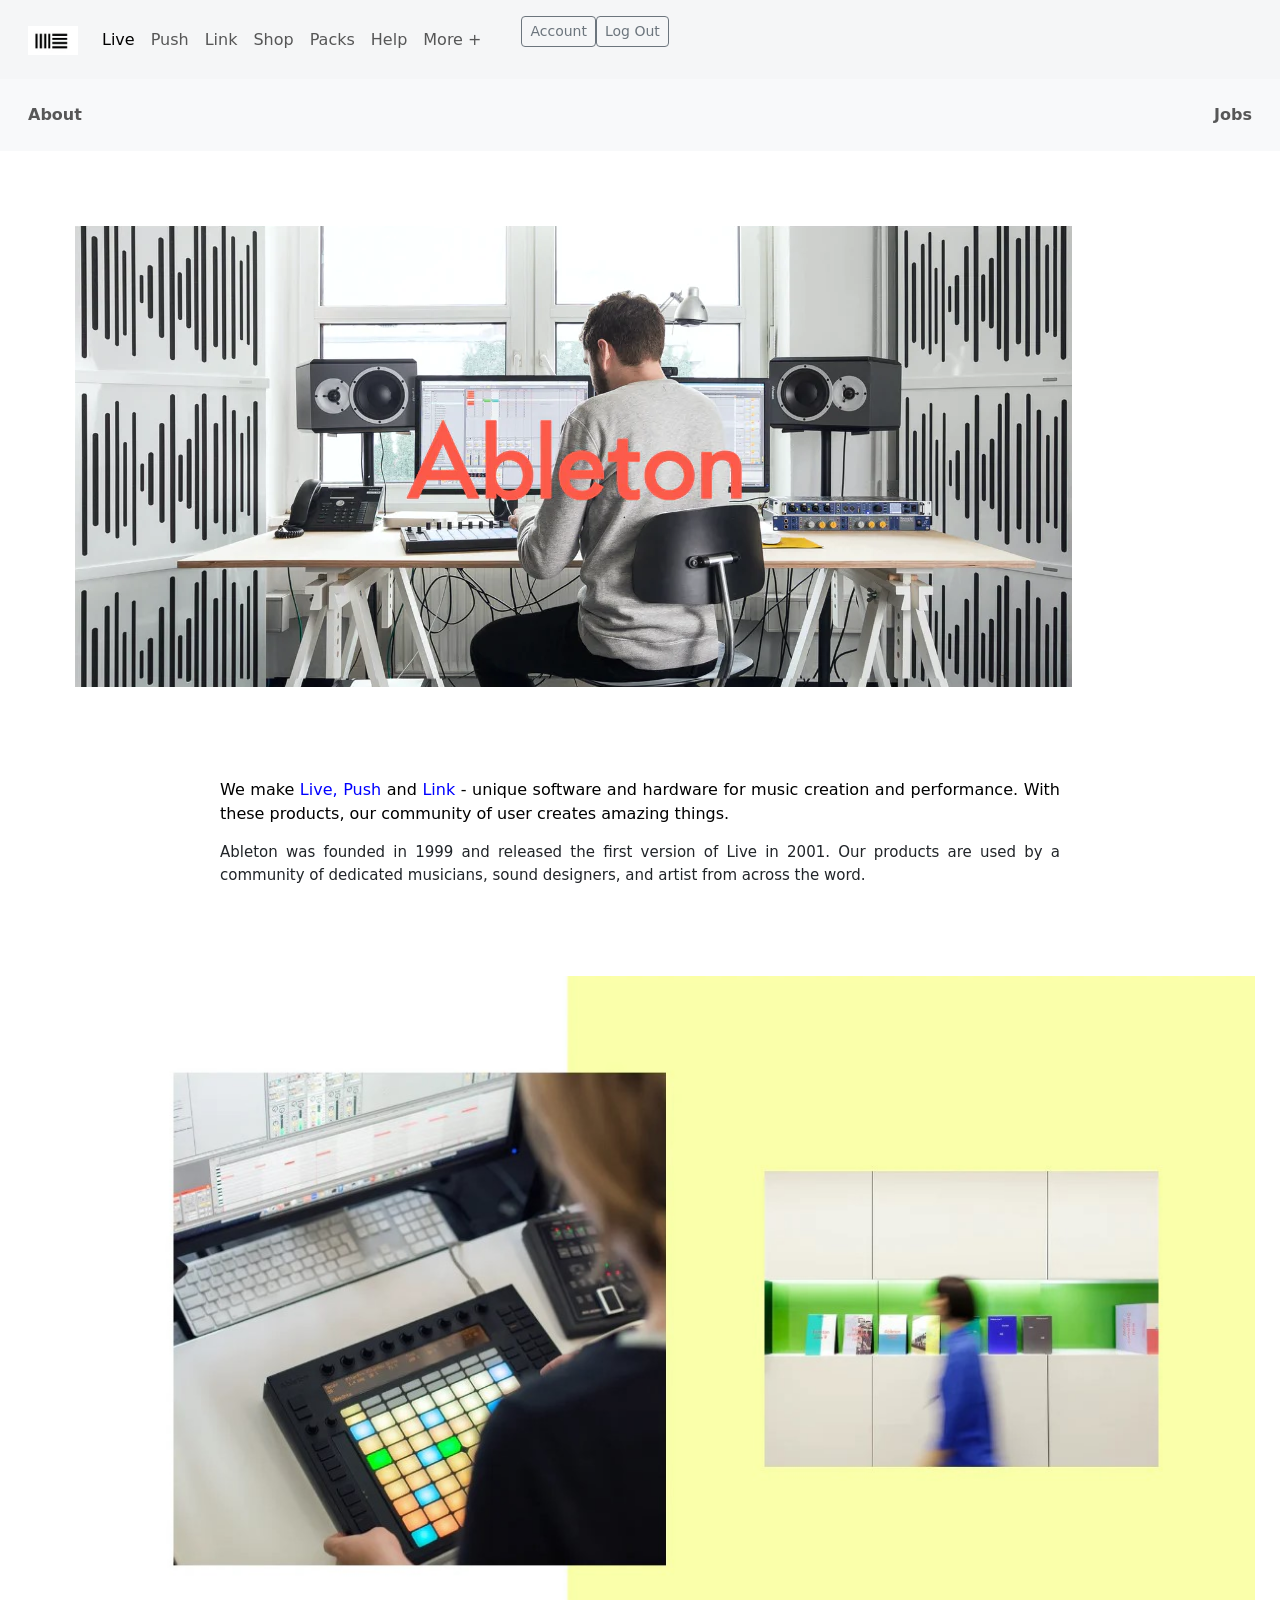
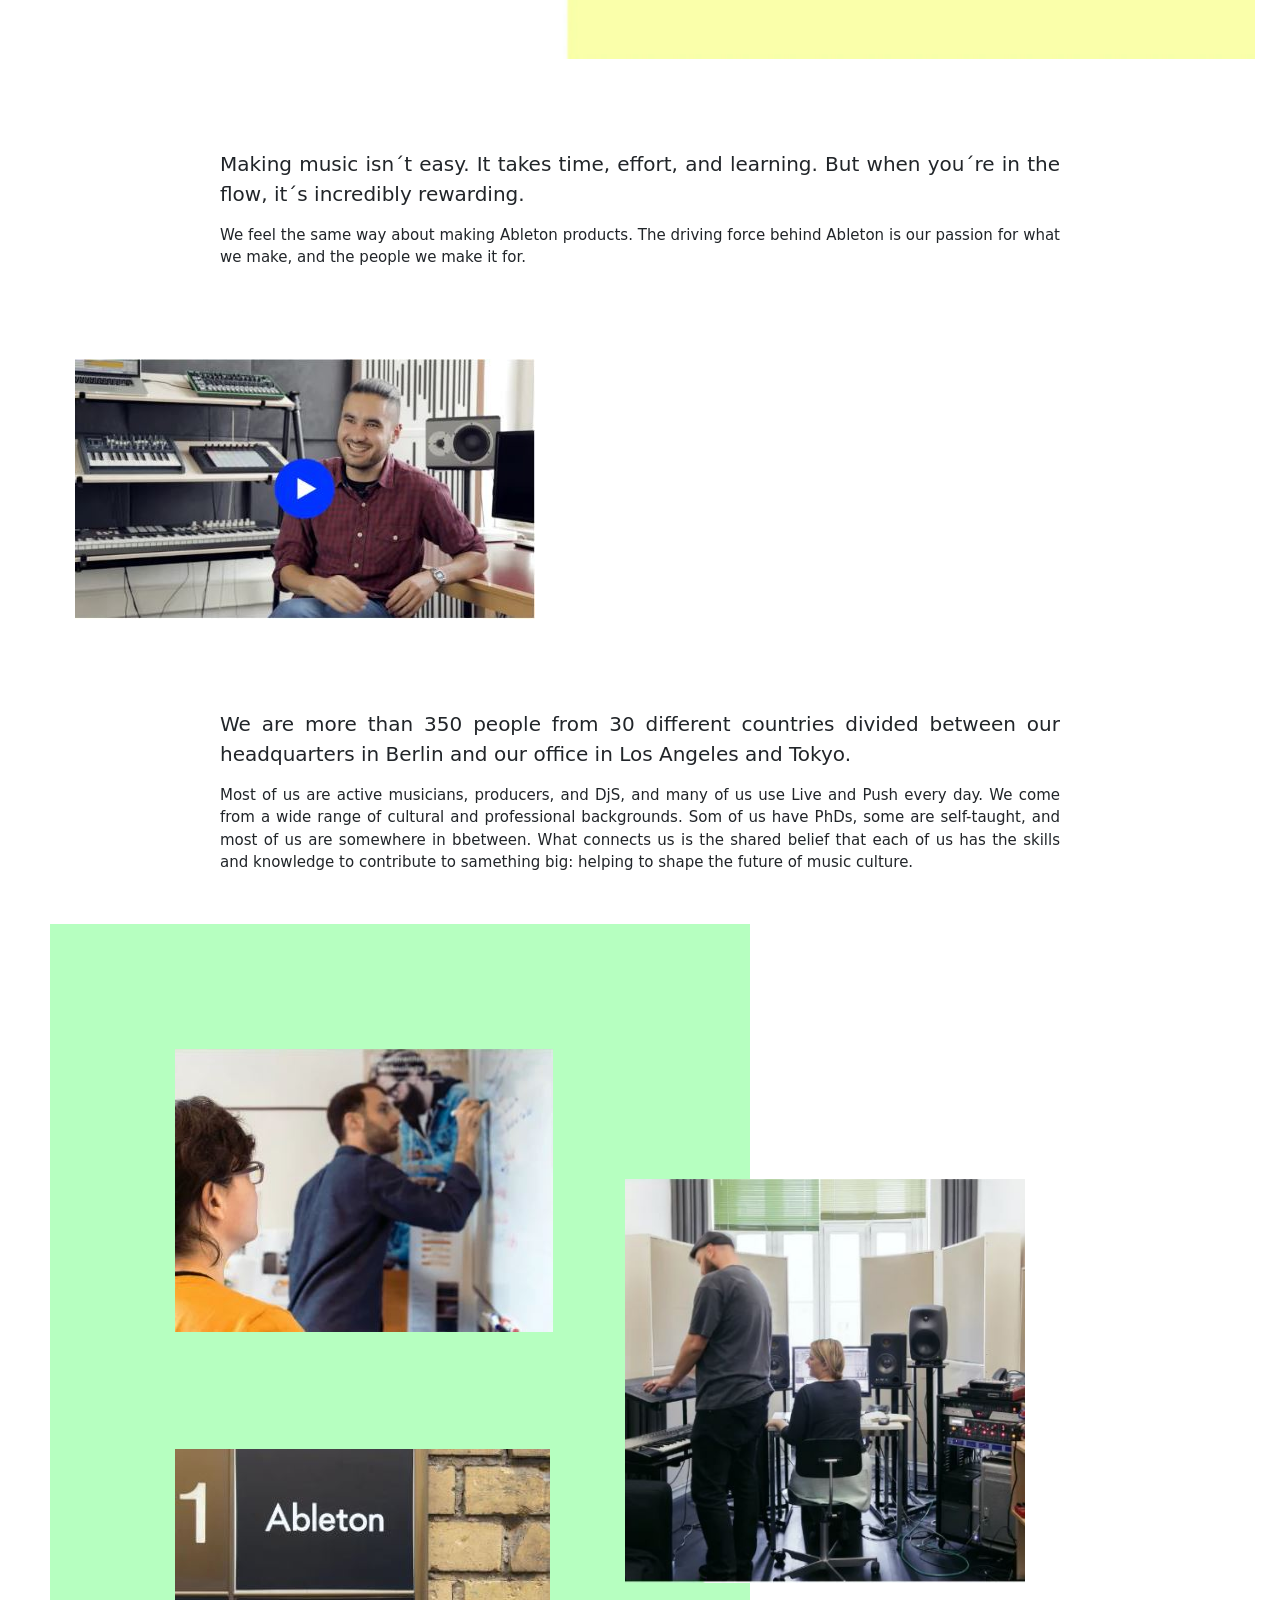
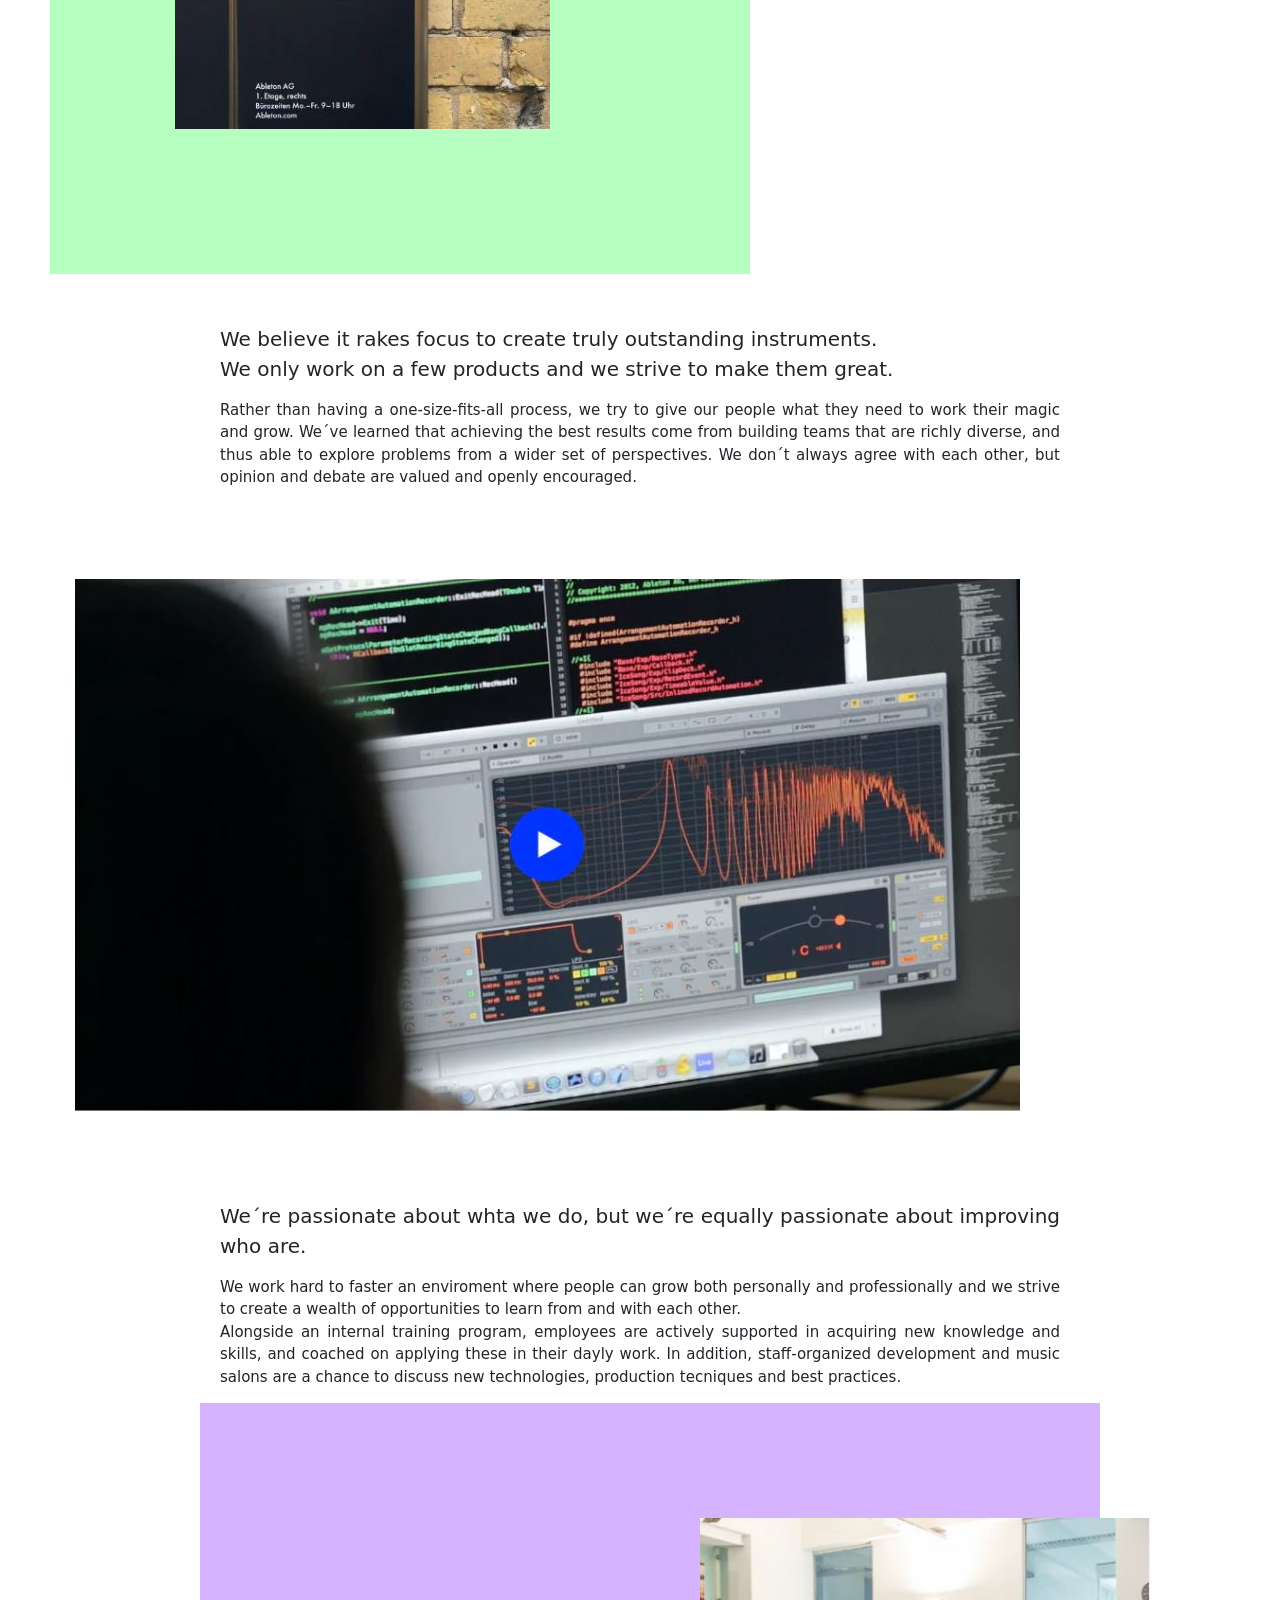
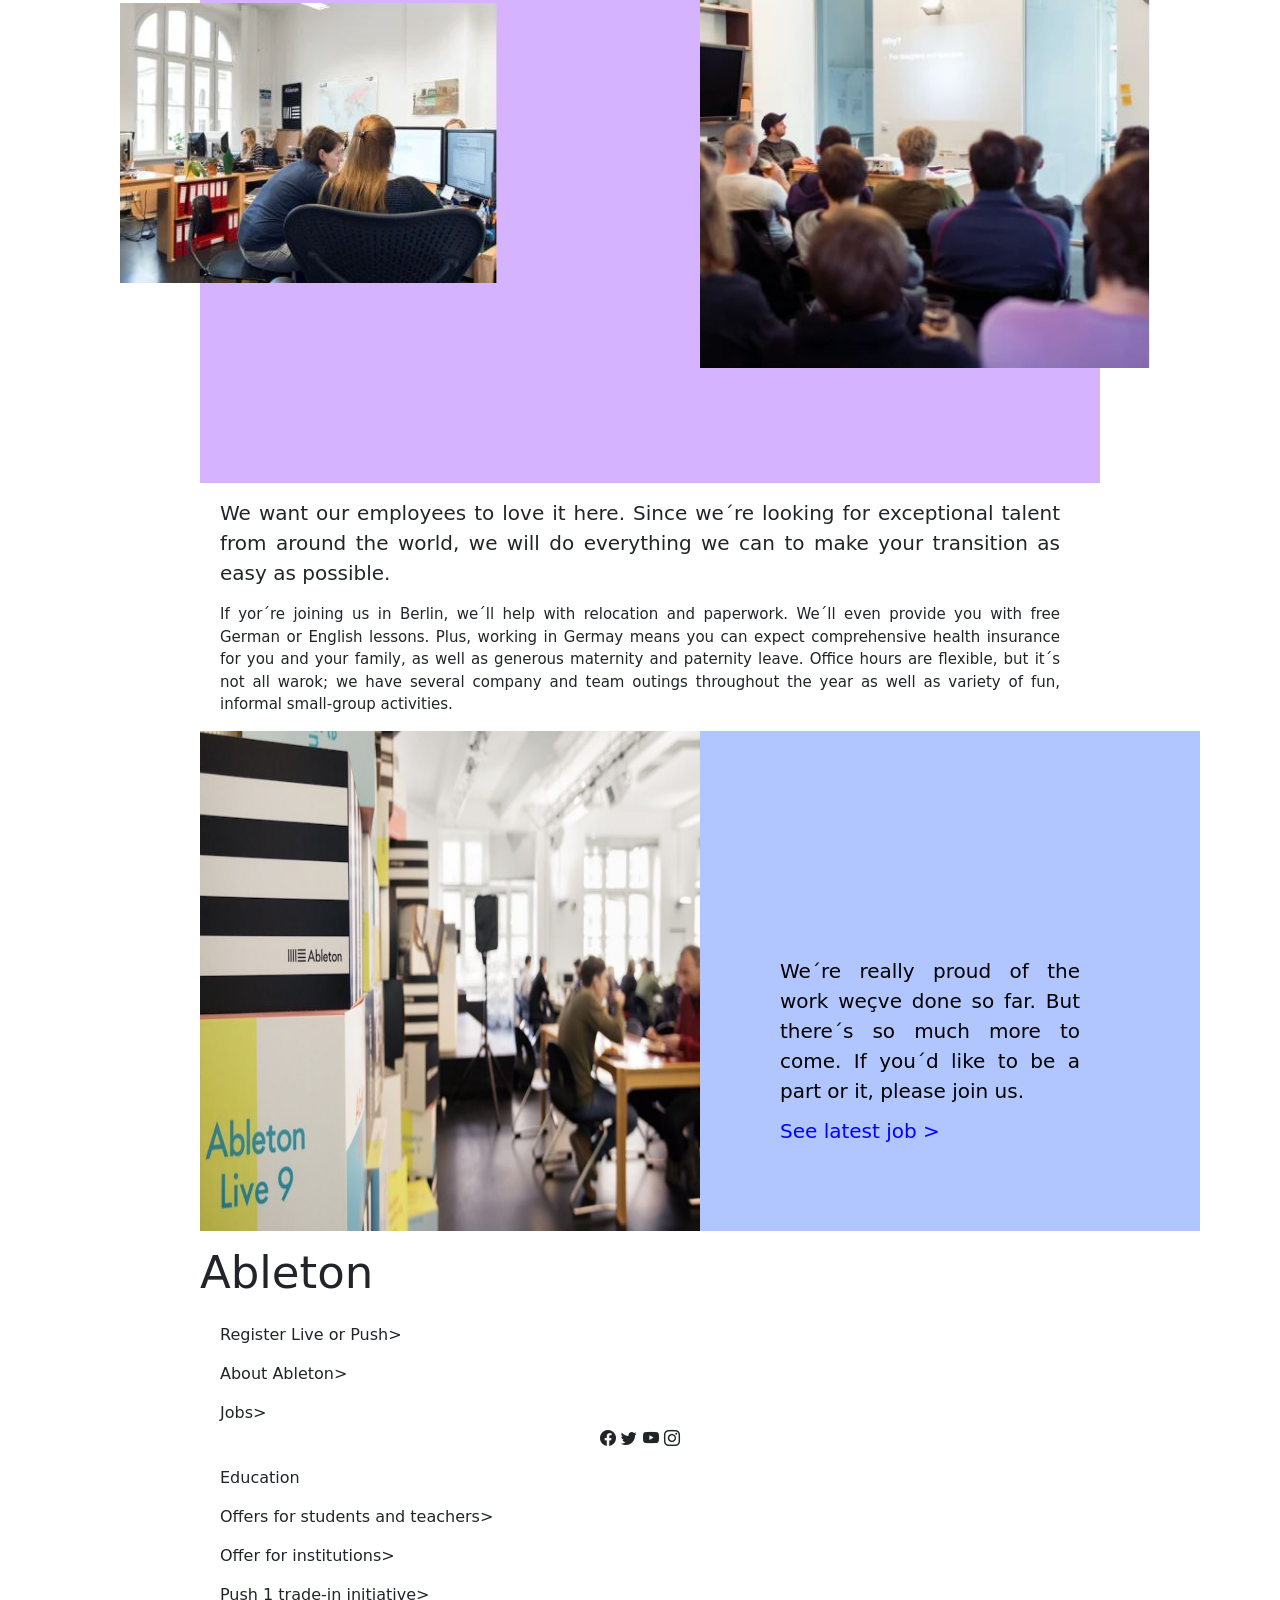
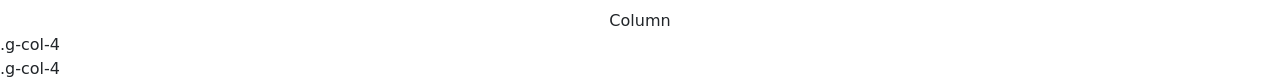
<file: FrontEnd practise/proyect1/index.html>
<!DOCTYPE html>
<html lang="en">
<head>
    <meta charset="UTF-8">
    <meta http-equiv="X-UA-Compatible" content="IE=edge">
    <meta name="viewport" content="width=device-width, initial-scale=1">
    <title> Marisa Exposito | Desarrollo web Front-End</title>

<!--bootstrap-->
  <link href="https://cdn.jsdelivr.net/npm/bootstrap@5.3.0-alpha1/dist/css/bootstrap.min.css" rel="stylesheet" integrity="sha384-GLhlTQ8iRABdZLl6O3oVMWSktQOp6b7In1Zl3/Jr59b6EGGoI1aFkw7cmDA6j6gD" crossorigin="anonymous">
  <!--CSS-->
  <link href="style.css" rel="stylesheet">
<!--Google fonts-->
  <link rel="preconnect" href="https://fonts.googleapis.com">
  <link rel="preconnect" href="https://fonts.gstatic.com" crossorigin>
  <link href="https://fonts.googleapis.com/css2?family=Rubik+Dirt&family=Share+Tech+Mono&display=swap" rel="stylesheet">
<!--Iconos de bootstrap-->
<link rel="stylesheet" href="https://cdn.jsdelivr.net/npm/bootstrap-icons@1.10.3/font/bootstrap-icons.css">
</head>


<body >
    <script>
        try {
          var html, inner, outer, width, widthNoScroll, widthWithScroll;
      
          outer = document.createElement('div');
      
          outer.style.visibility = 'hidden';
          outer.style.width = '100px';
          outer.style.msOverflowStyle = 'scrollbar';
      
          document.body.appendChild(outer);
      
          widthNoScroll = outer.offsetWidth;
      
          outer.style.overflow = 'scroll';
      
          inner = document.createElement("div");
          inner.style.width = '100%';
      
          outer.appendChild(inner);
      
          widthWithScroll = inner.offsetWidth;
      
          outer.parentNode.removeChild(outer);
      
          width = widthNoScroll - widthWithScroll;
      
          html = document.getElementsByTagName('html')[0];
          html.className = html.className + ' scrollbar-width-' + width;
        }
        catch (exception) {}
      </script>
 <!--barra de navegacion-->   
    <nav class="navbar navbar-expand-md navbar-light">
        <div class="container-fluid">
            <button class="navbar-toggler" type="button" data-bs-toggle="collapse" data-bs-target="#navbar-toggler" aria-controls="navbarTogglerDemo01" aria-expanded="false" aria-label="Toggler navigation">
                <span class="navbar-toggler-icon"></span>
              </button>
          
          <div class="collapse navbar-collapse" id="navbar-toggler">
            <a class="navbar-brand" href="#">
              <img src="img/logo.PNG" width="50" alt="logo mi web">
            </a>
            <ul class="navbar-nav d-flex justify-content-center align-items-center">
             
              <li class="nav-item">
                <a class="nav-link active" aria-current="page" href="#Live">Live</a>
              </li>
              <li class="nav-item">
                <a class="nav-link"href="#Push">Push</a>
              </li>
              <li class="nav-item">
                <a class="nav-link"href="#Link">Link</a>
              </li>
              <li class="nav-item">
                <a class="nav-link"href="#Shop">Shop</a>
              </li>
              <li class="nav-item">
                <a class="nav-link"href="#Packs">Packs</a>
              </li>
              <li class="nav-item">
                <a class="nav-link"href="#Help">Help</a>
              </li>
              <li class="nav-item">
                <a class="nav-link"href="#more">More +</a>
              </li>
            </ul>

            <!--<button type="button" class="btn btn-primary btn-sm">Account</button>
            <button type="button" class="btn btn-secondary btn-sm">Log out</button>
            -->
          <ul class="logIn d-flex justify-content-right align-items-center">
             
                <button class="btn btn-sm btn-outline-secondary" type="button">Account</button>
                <button class="btn btn-sm btn-outline-secondary" type="button">Log Out</button>
            </ul>
            </div>
        </div>
      </nav>
    <nav class="navbar bg-body-tertiary">
            <div class="container-fluid">
              <span class="navbar-text">About</span>
              <span class="navbar-text">Jobs</span>
            </div>
          </nav>
   
    <img class= "Ableton img-fluid justify-content-center" src="img/Ableton1.jpg" alt="imagenWeb">

       <!-- <p class ="seccion1"> -->
    <p style="color:black">We make <span style="color:blue">Live, Push </span> and <span style="color:blue">
            Link</span> - unique software and hardware for music creation and performance. With these products, our community of user creates amazing things. </p>
        <p class="seccion2">Ableton was founded in 1999 and released the first version of Live in 2001. Our products are used by a community of dedicated musicians, sound designers, and artist from across the word.</p>
        
       
    <img class= "Ableton img-fluid justify-content-center" src="img/Ableton2.jpg" alt="imagenWeb">
     
    <p class="seccion3">Making music isn´t easy. It takes time, effort, and learning. But when you´re in the flow, it´s incredibly rewarding.</p>
    <p class="seccion2">We feel the same way about making Ableton products. The driving force behind Ableton is our passion for what we make, and the people we make it for.</p>

    <img class= "Ableton img-fluid justify-content-center" src="img/Ableton3.jpg" alt="imagenWeb">

    <p class="seccion3">We are more than 350 people from 30 different countries divided between our headquarters in Berlin and our office in Los Angeles and Tokyo.</p>
    <p class="seccion2">Most of us are active musicians, producers, and DjS, and many of us use Live and Push every day. We come from a wide range of cultural and professional backgrounds. Som of us have PhDs, some are self-taught, and most of us are somewhere in bbetween. What connects us is the shared belief that each of us has the skills and knowledge to contribute to samething big: helping to shape the future of music culture.</p>            

     <!--imagenes superpuestas con collage tres imagenes-->  
   
        <div class="container-green d-flex justify-content-start">
            <div class="cola">
                <img class= "Ableton img-fluid justify-content-center" src="img/Ableton4.jpg" alt="imagenWeb">
            </div>
            <div class="colb">
                <img class= "Ableton img-fluid justify-content-center" src="img/Ableton5.jpe" alt="imagenWeb">
            </div>
            <div class="colc">
            <img class="Ableton img-fluid justify-content-right" src="img/Ableton6.JPG" alt="imagenWeb">
            </div>
          
        </div>   
        <p class="seccion3">We believe it rakes focus to create truly outstanding instruments. <br>
        We only work on a few products and we strive to make them great.</p>
        <p class="seccion2">Rather than having a one-size-fits-all process, we try to give our people what they need to work their magic and grow. We´ve learned that achieving the best results come from building teams that are richly diverse, and thus able to explore problems from a wider set of perspectives. We don´t always agree with each other, but opinion and debate are valued and openly encouraged.</p>            
          
        <div>
            <img class= "Ableton img-fluid justify-content-center" src="img/Ableton7.jpg" alt="imagenWeb">
            <p class="seccion3">We´re passionate about whta we do, but we´re equally passionate about improving who are.</p>
            <p class="seccion2">We work hard to faster an enviroment where people can grow both personally and professionally and we strive to create a wealth of opportunities to learn from and with each other.<br>
                Alongside an internal training program, employees are actively supported in acquiring new knowledge and skills, and coached on applying these in their dayly work. In addition, staff-organized development and music salons are a chance to discuss new technologies, production tecniques and best practices.</p>            
        </div>


        <div class="container-purple ">
                <img class= "Ableton88" src="img/Ableton8.jpg" alt="imagenWeb">
                <img class= "Ableton89" src="img/Ableton9.jpg" alt="imagenWeb">
        </div>

                <p class="seccion3">We want our employees to love it here. Since we´re looking for exceptional talent from around the world, we will do everything we can to make your transition as easy as possible.</p>
                <p class="seccion2">If yor´re joining us in Berlin, we´ll help with relocation and paperwork. We´ll even provide you with free German or English lessons. Plus, working in Germay means you can expect comprehensive health insurance for you and your family, as well as generous maternity and paternity leave. Office hours are flexible, but it´s not all warok; we have several company and team outings throughout the year as well as variety of fun, informal small-group activities.</p>            
       
    </div>
        
        <div class= "container-blue img-fluid justify-content-start " >
            <img class= "Ableton90" src="img/Ableton10.jpg" alt="imagenWeb">
        <div class="texto">
            <p class="seccion3-black">We´re really proud of the work weçve done so far. But there´s so much more to come. If you´d like to be a part or it, please join us.</p>
          
          <p class="seccion3-blue">See latest job > </p>
           <!--   <button type="button" class="btn btn-light">See latest job</button>-->
        </div>
        </div>
    

<footer>
    <h1>Ableton</h1>

    <div class="container-footer-fluid text-center">
        <div class="row align-items-start">
          <div class="colA  ">
            <p class ="footerA">Register Live or Push></p>
            <p class ="footerA">About Ableton></p>
            <p class ="footerA">Jobs></p>
            <i class="bi bi-facebook"></i>
            <i class="bi bi-twitter"></i>
            <i class="bi bi-youtube"></i>
            <i class="bi bi-instagram"></i>   
          </div>
          <div class="colB">
            <p class ="footerA">Education</p>
            <p class ="footerA">Offers for students and teachers></p>
            <p class ="footerA">Offer for institutions></p>
            <p class ="footerA">Push 1 trade-in initiative></p>
          </div>
          <div class="colC">
            Column
          </div>
        </div>
      </div>



   <!-- <div class="grid text-center">
        <div class="g-col-4"></div>
        <div class="g-col-4"></div>
        <div class="g-col-4"></div>
      </div>


      <div class="grid text-center">
        <div class="g-col-4">
            <div class="container-footer">
                <p class ="footerA">Register Live or Push></p>
                <p class ="footerA">About Ableton></p>
                <p class ="footerA">Jobs></p>
                <i class="bi bi-facebook"></i>
                <i class="bi bi-twitter"></i>
                <i class="bi bi-youtube"></i>
                <i class="bi bi-instagram"></i>   
         <!--   <div class="iconos">
            <box-icon type='logo' name='facebook-circle'></box-icon>
            <box-icon type='logo' name='twitter'></box-icon>
            <box-icon type='logo' name='youtube'></box-icon>
            <box-icon type='logo' name='instagram'></box-icon> 
        </div>  -->
        </div>
            </div>
        <div class="g-col-4">.g-col-4</div>
        <div class="g-col-4">.g-col-4</div>
      </div>








</footer>
</body>

</html>
</file>
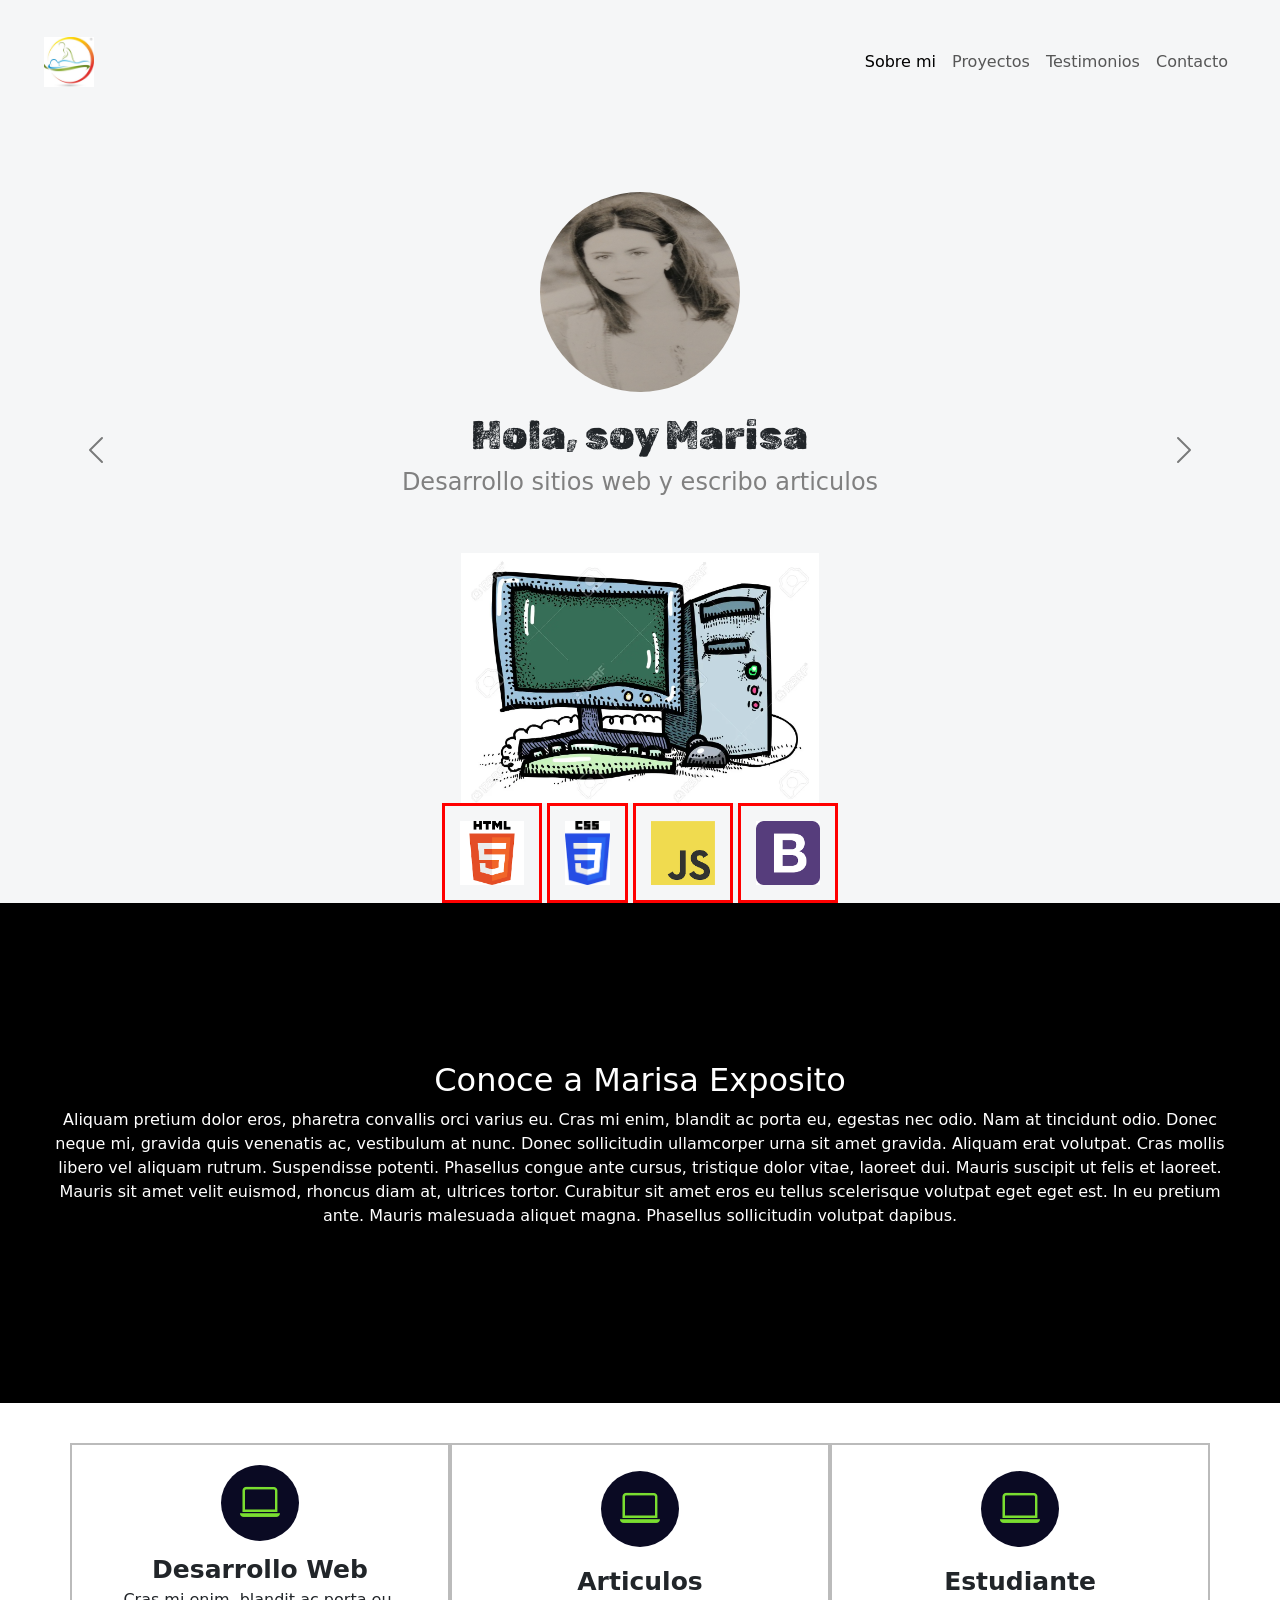
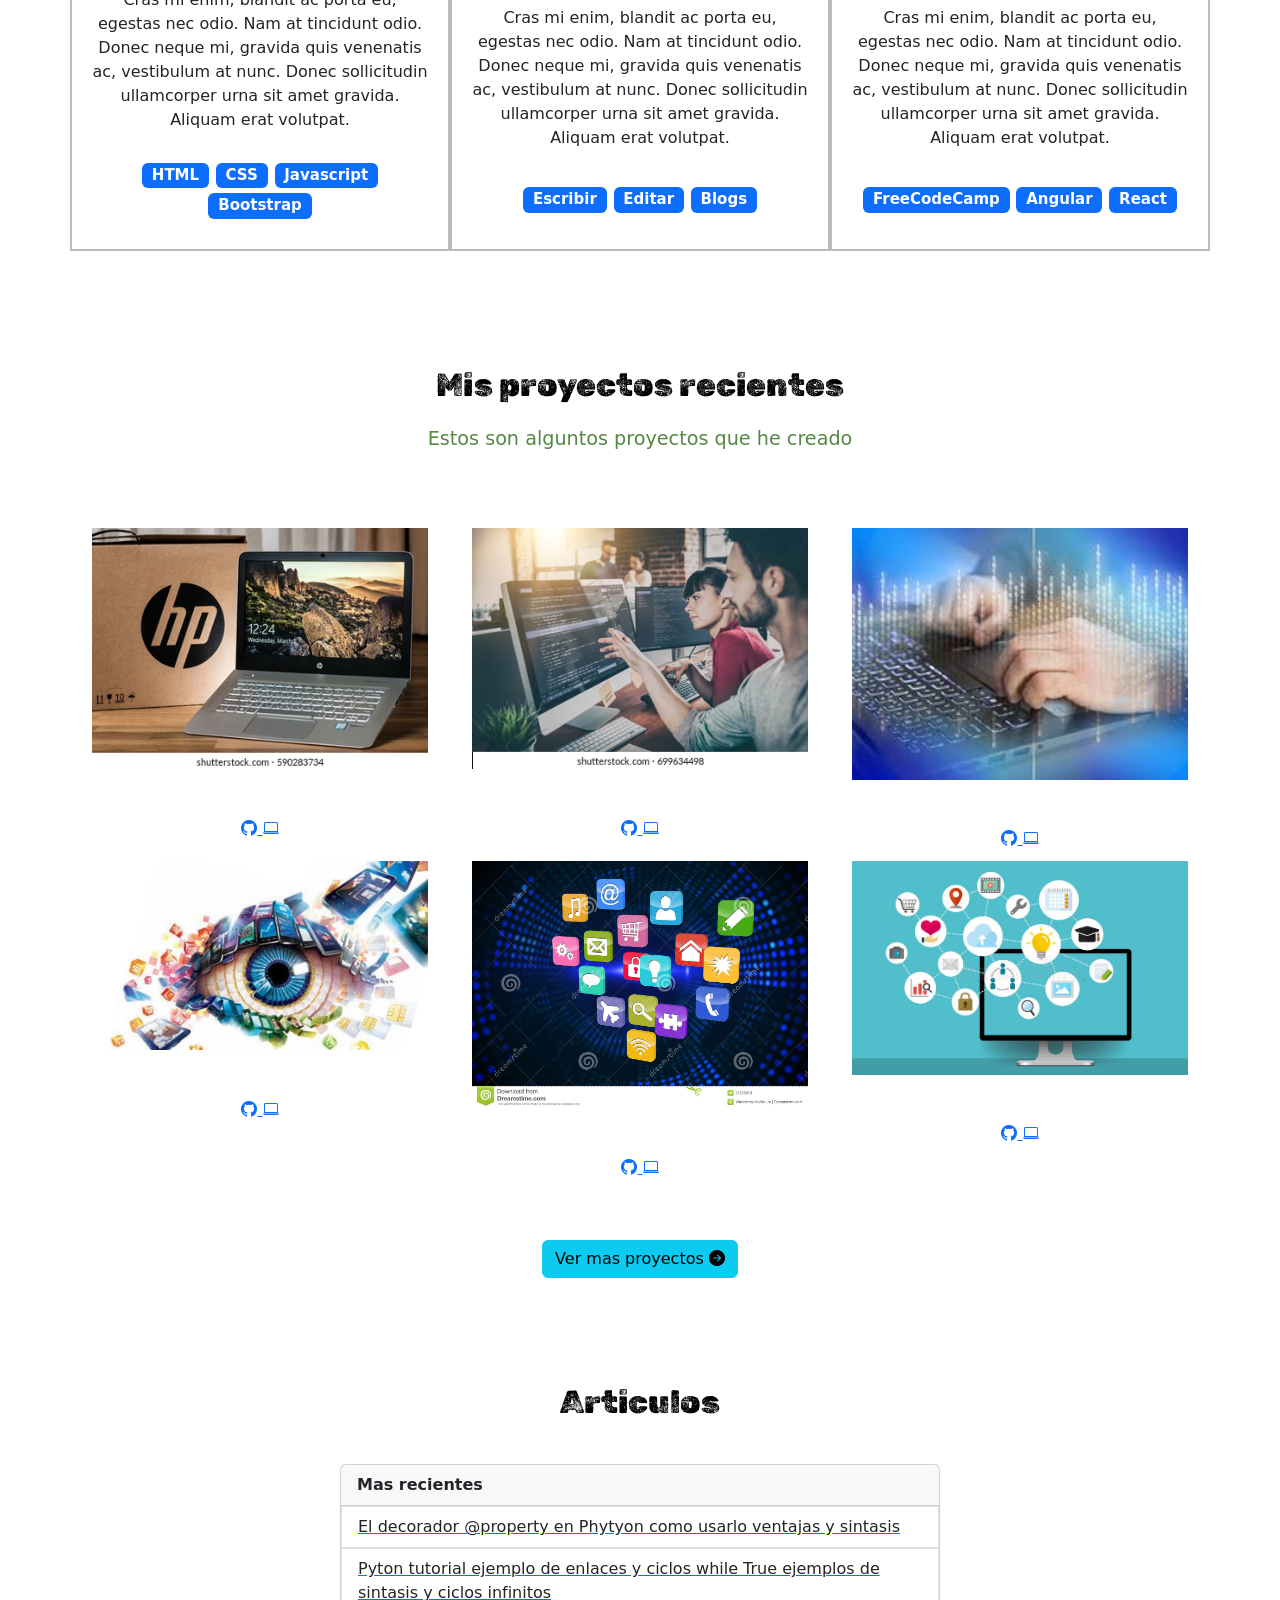
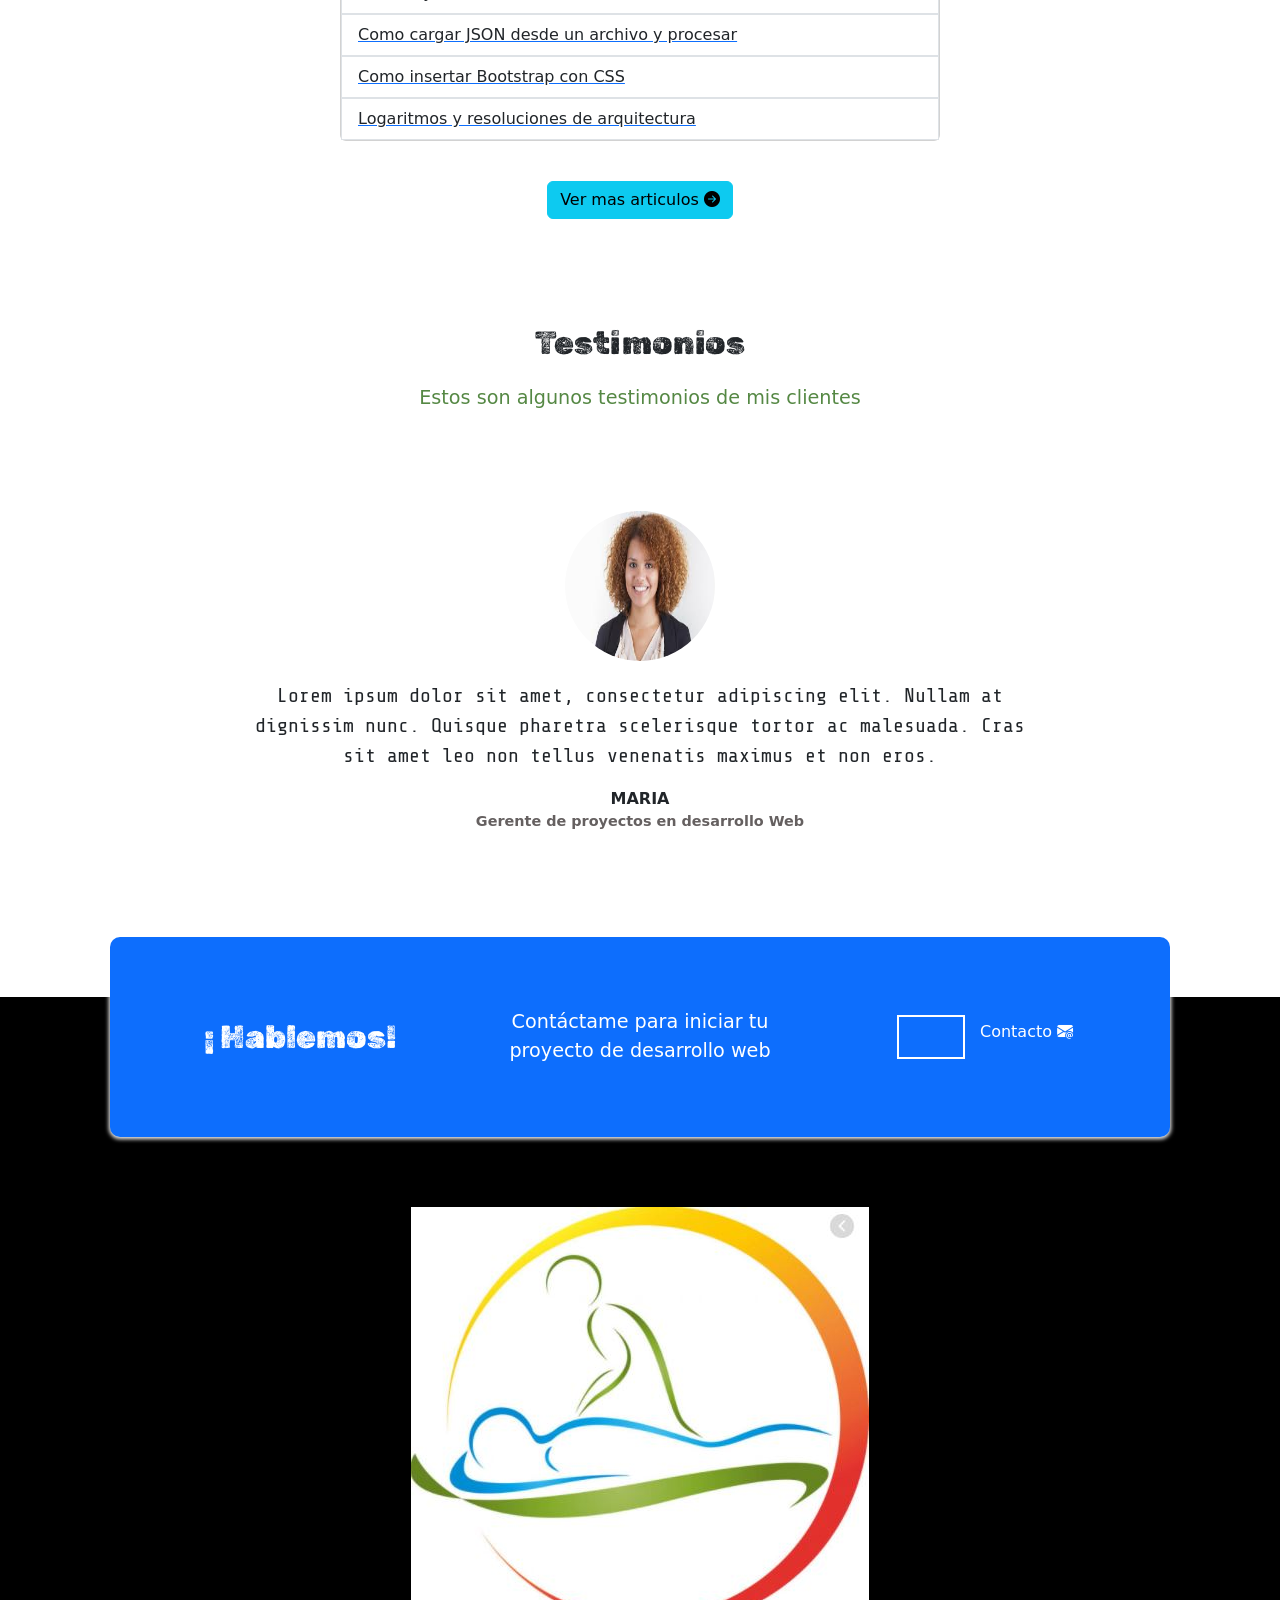
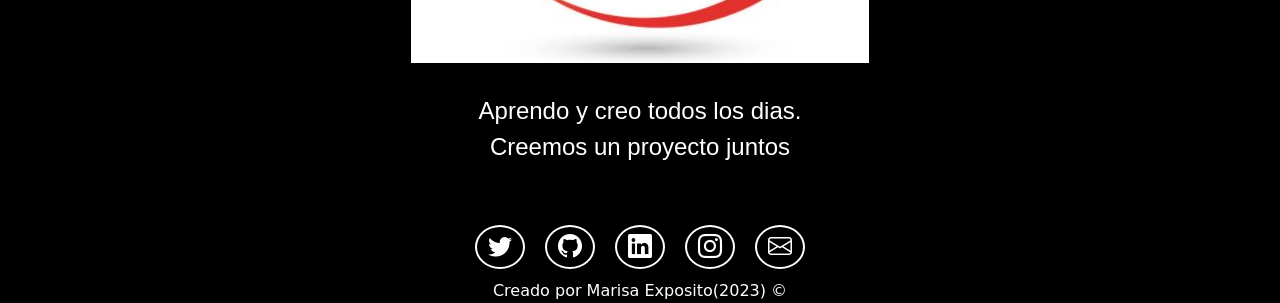
<file: aprendiendo bootstrap/bootstrap 5 tutorial/bootstrap learning/index.html>
<!DOCTYPE html>
<html lang="es">
<head>
<!--metadatos-->
  <meta charset="utf-8">
  <meta name="author"="Marisa Exposito">
  <meta name="description" content="Portafolio de desarrollo web">
  <meta name="keywords" content="html, css, javascript">
  <meta name="viewport" content="width=device-width, initial-scale=1>

<!--Titulo -->

  <title> Marisa Exposito | Desarrollo web Front-End</title>

<!--favicon -->
<link rel="icon" type="image/x-icon" href="img/icono.png">
  <!--bootstrap-->
  <link href="https://cdn.jsdelivr.net/npm/bootstrap@5.3.0-alpha1/dist/css/bootstrap.min.css" rel="stylesheet" integrity="sha384-GLhlTQ8iRABdZLl6O3oVMWSktQOp6b7In1Zl3/Jr59b6EGGoI1aFkw7cmDA6j6gD" crossorigin="anonymous">
  <!--CSS-->
  <link href="style.css" rel="stylesheet">
<!--Google fonts-->
  <link rel="preconnect" href="https://fonts.googleapis.com">
  <link rel="preconnect" href="https://fonts.gstatic.com" crossorigin>
  <link href="https://fonts.googleapis.com/css2?family=Rubik+Dirt&family=Share+Tech+Mono&display=swap" rel="stylesheet">
<!--Iconos de bootstrap-->
<link rel="stylesheet" href="https://cdn.jsdelivr.net/npm/bootstrap-icons@1.10.3/font/bootstrap-icons.css">
</head>



<body>
<!--barra de navegacion-->
  <nav class="navbar navbar-expand-md navbar-light">
    <div class="container-fluid">
      <button class="navbar-toggler" type="button" data-bs-toggle="collapse" data-bs-target="#navbar-toggler" aria-controls="navbarTogglerDemo01" aria-expanded="false" aria-label="Toggler navigation">
        <span class="navbar-toggler-icon"></span>
      </button>
      <div class="collapse navbar-collapse" id="navbar-toggler">
        <a class="navbar-brand" href="#">
          <img src="img/logo.cesar.JPG" width="50" alt="logo mi web">
</a>
        <ul class="navbar-nav d-flex justify-content-center align-items-center">
         
          <li class="nav-item">
            <a class="nav-link active" aria-current="page" href="#sobre-mi">Sobre mi</a>
          </li>
          <li class="nav-item">
            <a class="nav-link"href="#proyectos">Proyectos</a>
          </li>
          <li class="nav-item">
            <a class="nav-link"href="#testimonios">Testimonios</a>
          </li>
          <li class="nav-item">
            <a class="nav-link"href="#contacto">Contacto</a>
          </li>
        </ul>

      </div>
    </div>
  </nav>

<!--seccion hero-->
<section class="hero aling-items-strech">

  <div class="hero-principal d-flex flex-column justify-content-center align-items-center">
    <img class="hero-image-perfil" src ="img/foto.jpg" alt ="foto perfil">
    <h1> Hola, soy Marisa</h1>
    <h2>Desarrollo sitios web y escribo articulos </h2>
  </div>
  
  <div class="hero-inferior d-flex justify-content-center align-items-center">
    <img class="hero-inferior-imagen img-fluid" src= "img/pc.webp"  alt "imagen labtop">
  </div>


  <div class ="logoApp-container d-flex flex-column justify-content-center align-items-center"></div>
  <div class "imagenes d-flex flex-row justify-content-center alingn-items-center">
    <img class="html"  src="img/html.png" alt "html logo">
    <img class="css" src="img/css.png" alt "css logo">
    <img class="javascript" src="img/javascript.png" alt "javascript logo">
    <img class="bootstrap" src="img/bootstrap.png" alt "bootstrap logo">
  </div>



</section>

<!--seccion sobre mi-->
<section id="sobre-mi" class="sobre-mi section-oscura">
  <div class="contenedor">
  <h2 class="section-titulo"> Conoce a Marisa Exposito</h2>
  <p class ="seccion-texto">Aliquam pretium dolor eros, pharetra convallis orci varius eu. Cras mi enim, blandit ac porta eu, egestas nec odio. Nam at tincidunt odio. Donec neque mi, gravida quis venenatis ac, vestibulum at nunc. Donec sollicitudin ullamcorper urna sit amet gravida. Aliquam erat volutpat. Cras mollis libero vel aliquam rutrum. Suspendisse potenti. Phasellus congue ante cursus, tristique dolor vitae, laoreet dui. Mauris suscipit ut felis et laoreet. Mauris sit amet velit euismod, rhoncus diam at, ultrices tortor. Curabitur sit amet eros eu tellus scelerisque volutpat eget eget est. In eu pretium ante. Mauris malesuada aliquet magna. Phasellus sollicitudin volutpat dapibus. </p>
  </div>
</section>



  
<section class="experiencia seccion-clara">
  <div class="container text-center">
    <div class="row">

<!--experiencia-->
<!--Desarrollo web-->
    <div class="columna col-12 col-md-4">
      <i class="bi bi-laptop"></i>
      <p class="experiencia-titulo">Desarrollo Web</p>
<p>Cras mi enim, blandit ac porta eu, egestas nec odio. Nam at tincidunt odio. Donec neque mi, gravida quis venenatis ac, vestibulum at nunc. Donec sollicitudin ullamcorper urna sit amet gravida. Aliquam erat volutpat.</p>
<div class="badges-contenedor">
  <span class="badge bg-primary">HTML</span> 
  <span class="badge bg-primary">CSS</span> 
  <span class="badge bg-primary">Javascript</span> 
  <span class="badge bg-primary">Bootstrap</span> 
</div>
</div>

<!--articulos-->
    <div class="columna col-12 col-md-4">
      <i class="bi bi-laptop"></i>
<p class="experiencia-titulo"> Articulos </p>
<p> Cras mi enim, blandit ac porta eu, egestas nec odio. Nam at tincidunt odio. Donec neque mi, gravida quis venenatis ac, vestibulum at nunc. Donec sollicitudin ullamcorper urna sit amet gravida. Aliquam erat volutpat.</p>
<div class="badges-contenedor">
  <span class="badge bg-primary">Escribir</span> 
  <span class="badge bg-primary">Editar</span> 
  <span class="badge bg-primary">Blogs</span> 
</div>
</div>

<!--estudiante-->
<div class="columna col-12 col-md-4">
  <i class="bi bi-laptop"></i>
<p class="experiencia-titulo"> Estudiante </p>
<p> Cras mi enim, blandit ac porta eu, egestas nec odio. Nam at tincidunt odio. Donec neque mi, gravida quis venenatis ac, vestibulum at nunc. Donec sollicitudin ullamcorper urna sit amet gravida. Aliquam erat volutpat.</p>
<div class="badges-contenedor">
<span class="badge bg-primary">FreeCodeCamp</span> 
<span class="badge bg-primary">Angular</span> 
<span class="badge bg-primary">React</span> 
</div>
</div>
</div>
</div>
</div>
</section>

<!--Proyectos-->
<section id="proyectos" class="proyectos-recientes seccion-clara d-flex flex-column">
<h2 class="seccion-titulo texto-negro">Mis proyectos recientes</h2>
<h3 class ="seccion-descripcion">Estos son alguntos proyectos que he creado</h3>
<!--galeria de proyectos-->
<div class="container text-center proyectos-contenedor">
  <div class="row">
    <!--proyecto 1-->
    <div class="col-12 col-md-6 col-lg-4">
      <div class="proyecto">
          <img src="img/proyecto1.png" alt="Proyecto 1">
            <div class="overlay">
              <p>Proyecto1</p>
              </div>
           <div class="iconos-contenedor">
              <a href="https://github.com" target="_blank" rel="noopener noreferrer">
                <i class="bi bi-github"></i>
              </a>
              <a href="https://www.freecodecamp.org/espanol/" target="_blank" rel="noopener noreferrer">
                <i class="bi bi-laptop"></i> 
              </a>
    <!--proyecto 2-->          
           </div>   
      </div>

      </div>
      <!--proyecto 2-->   
      <div class="col-12 col-md-6 col-lg-4">
        <div class="proyecto">
            <img src="img/proyecto2.png" alt="Proyecto 2">
              <div class="overlay">
                <p>Proyecto1</p>
                </div>
             <div class="iconos-contenedor">
                <a href="https://github.com" target="_blank" rel="noopener noreferrer">
                  <i class="bi bi-github"></i>
                </a>
                <a href="https://www.freecodecamp.org/espanol/" target="_blank" rel="noopener noreferrer">
                  <i class="bi bi-laptop"></i> 
                </a>
             
             </div>   
        </div>
  
        </div>
      
      <!--proyecto 3-->   
      <div class="col-12 col-md-6 col-lg-4">
        <div class="proyecto">
            <img src="img/proyecto3.png" alt="Proyecto 3">
              <div class="overlay">
                <p>Proyecto1</p>
                </div>
             <div class="iconos-contenedor">
                <a href="https://github.com" target="_blank" rel="noopener noreferrer">
                  <i class="bi bi-github"></i>
                </a>
                <a href="https://www.freecodecamp.org/espanol/" target="_blank" rel="noopener noreferrer">
                  <i class="bi bi-laptop"></i> 
                </a>
             
             </div>   
        </div>
  
        </div>

      <!--proyecto 4-->   
      <div class="col-12 col-md-6 col-lg-4">
        <div class="proyecto">
            <img src="img/proyecto4.png" alt="Proyecto 4">
              <div class="overlay">
                <p>Proyecto1</p>
                </div>
             <div class="iconos-contenedor">
                <a href="https://github.com" target="_blank" rel="noopener noreferrer">
                  <i class="bi bi-github"></i>
                </a>
                <a href="https://www.freecodecamp.org/espanol/" target="_blank" rel="noopener noreferrer">
                  <i class="bi bi-laptop"></i> 
                </a>
             
             </div>   
        </div>
  
        </div>

      <!--proyecto 5-->   
      <div class="col-12 col-md-6 col-lg-4">
        <div class="proyecto">
            <img src="img/proyecto5.png" alt="Proyecto 5">
              <div class="overlay">
                <p>Proyecto1</p>
                </div>
             <div class="iconos-contenedor">
                <a href="https://github.com" target="_blank" rel="noopener noreferrer">
                  <i class="bi bi-github"></i>
                </a>
                <a href="https://www.freecodecamp.org/espanol/" target="_blank" rel="noopener noreferrer">
                  <i class="bi bi-laptop"></i> 
                </a>
             
             </div>   
        </div>
  
        </div>
      
      <!--proyecto 6-->   
      <div class="col-12 col-md-6 col-lg-4">
        <div class="proyecto">
            <img src="img/proyecto6.png" alt="Proyecto 6">
              <div class="overlay">
                <p>Proyecto1</p>
                </div>
             <div class="iconos-contenedor">
                <a href="https://github.com" target="_blank" rel="noopener noreferrer">
                  <i class="bi bi-github"></i>
                </a>
                <a href="https://www.freecodecamp.org/espanol/" target="_blank" rel="noopener noreferrer">
                  <i class="bi bi-laptop"></i> 
                </a>
             
             </div>   
        </div>
  
        </div>
</div>


  </div>
</div>

<a href= "https://github.com/marisey8/miweb/blob/main/.gitignore " target="_blank" rel="noopenner noreferrer">
<button type="button" class="btn btn-info">
  Ver mas proyectos
  <i class="bi bi-arrow-right-circle-fill"></i>
</button>
</a>
</section>

<section class="articulos justify-content-start">
<h2 class="seccion-titulo texto-negro">Articulos</h2>
<div class="card" >
  <div class="card-header">
    Mas recientes
  </div>
  <ul class="list-group list-group-flush">
    <a href="https://www.freecodecamp.org/espanol/news/" target="_blank" rel="noopener noreferrer">
      <li class="list-group-item">
        El decorador @property en Phytyon como usarlo ventajas y sintasis
      </li>
    </a>

    <a href="https://www.freecodecamp.org/espanol/news/" target="_blank" rel="noopener noreferrer">
      <li class="list-group-item">
        Pyton tutorial ejemplo de enlaces y ciclos while True ejemplos de sintasis y ciclos infinitos
      </li>
    </a>

    <a href="https://www.freecodecamp.org/espanol/news/" target="_blank" rel="noopener noreferrer">
      <li class="list-group-item">
        Como cargar JSON desde un archivo y procesar
      </li>
    </a>

    <a href="https://www.freecodecamp.org/espanol/news/" target="_blank" rel="noopener noreferrer">
      <li class="list-group-item">
        Como insertar Bootstrap con CSS
      </li>
    </a>

    <a href="https://www.freecodecamp.org/espanol/news/" target="_blank" rel="noopener noreferrer">
      <li class="list-group-item">
        Logaritmos y resoluciones de arquitectura
      </li>
    </a>
  </ul>
</div>
<a href= "https://github.com/marisey8/miweb/blob/main/.gitignore " target="_blank" rel="noopenner noreferrer">
  <button type="button" class="btn btn-info">
    Ver mas articulos
    <i class="bi bi-arrow-right-circle-fill"></i>
  </button>
  </a>
</section>

<!--Testimonios-->
<section id="testimonios" class="testimonios seccion-clara">
<h2 class="seccion-titulo">Testimonios</h2>
<h3 class="seccion-descripcion">Estos son algunos testimonios de mis clientes</h3>
<!--carrusel-->
<div id="testimonios carrusel" class="carousel-dark slide" data-bs-ride="carousel">

  <div class="carousel-inner">
    <div class="carousel-item active">
        <div class="container">
        <img class="testimonio-imagen rounded-circle" src="img/maria.jpg" alt="imagen maria">
        <p class="testimonio-texto">Lorem ipsum dolor sit amet, consectetur adipiscing elit. Nullam at dignissim nunc. Quisque pharetra scelerisque tortor ac malesuada. Cras sit amet leo non tellus venenatis maximus et non eros.</p>
          <div class="testimonio-info">
            <p class="cliente">MARIA</p>
            <p class="cargo">Gerente de proyectos en desarrollo Web</p> 
          </div>
      </div>
    </div>

    <div class="carousel-item ">
      <div class="container">
      <img class="testimonio-imagen rounded-circle" src="img/pedro.jpg" alt="imagen pedro">
      <p class="testimonio-texto">Lorem ipsum dolor sit amet, consectetur adipiscing elit. Nullam at dignissim nunc. Quisque pharetra scelerisque tortor ac malesuada. Cras sit amet leo non tellus venenatis maximus et non eros.</p>
        <div class="testimonio-info">
          <p class="cliente">PEDRO</p>
          <p class="cargo">Administrador de cuentas</p> 
        </div>
    </div>
  </div>

  <div class="carousel-item ">
    <div class="container">
    <img class="testimonio-imagen rounded-circle" src="img/melisa.jpg" alt="imagen Melisa">
    <p class="testimonio-texto">Lorem ipsum dolor sit amet, consectetur adipiscing elit. Nullam at dignissim nunc. Quisque pharetra scelerisque tortor ac malesuada. Cras sit amet leo non tellus venenatis maximus et non eros.</p>
      <div class="testimonio-info">
        <p class="cliente">MELISA</p>
        <p class="cargo">FullStack Desarrollo web</p> 
      </div>
  </div>
</div>
    
  </div>

  <button class="carousel-control-prev" type="button" data-bs-target="#testimonios carrusel" data-bs-slide="prev">
    <span class="carousel-control-prev-icon" aria-hidden="true"></span>
    <span class="visually-hidden">Previous</span>
  </button>
  <button class="carousel-control-next" type="button" data-bs-target="#testimonios carrusele" data-bs-slide="next">
    <span class="carousel-control-next-icon" aria-hidden="true"></span>
    <span class="visually-hidden">Next</span>
  </button>
  <!--<button class="carousel-control-prev" type="button" data-bs-target="#testimonios-carousel" data-bs-slide="prev">
    <span class="carousel-control-prev-icon" aria-hidden="true"></span>
    <span class="visually-hidden">Anterior</span>
  </button>
  <button class="carousel-control-next" type="button" data-bs-target="#testimonios-carousel" data-bs-slide="next">
    <span class="carousel-control-next-icon" aria-hidden="true"></span>
    <span class="visually-hidden">Posterior</span>
  </button>-->
</div>
</section>


<!--Contacto-->

<section id="contacto" class="contacto section-oscura">
  <div class="container">
    <div class="container text-center rectangulo d-flex justify-content-evenly">
      <div class="row">
        <div class="col-12 col-md-4 seccion-titulo">
         ¡ Hablemos!
        </div>
        <div class="col-12 col-md-4 descripcion">
         Contáctame para iniciar tu proyecto de desarrollo web 
        </div>
        <div class="col-12 col-md-4">
          <a href="mailto:marisaexpositofernandez@gmail.com"></a>
            <button type="button"></button>
            Contacto
            <i class="bi bi-envelope-at-fill"></i>
          
        </div>
      
      </div>
    </div>

  </div>


</section>

<!--pie de pagina footer-->
<footer class="section-oscura d-flex flex-column align-items-center justify-content-center">

<div class="footer-logo" d-flex align-item-center>
  <img src="img/logo.cesar.JPG" alt="Logo 1">
</div>
<p class="footer-texto text-center">Aprendo y creo todos los dias.<br>
Creemos un proyecto juntos</p>

<div class="iconos-redes-sociales d-flex flex-wrap alingn-items-center justify-content-center">
<a href="https://twitter.com/search?q=freecodecamp&src=typed_query" target="_blank" rel="noopenner noreferrer">
<i class="bi bi-twitter"></i>
</a>

<a href="https://github.com/marisey8/" target="_blank" rel="noopenner noreferrer">
  <i class="bi bi-github"></i>
  </a>

<a href="https://www.linkedin.com/feed/" target="_blank" rel="noopenner noreferrer">
    <i class="bi bi-linkedin"></i>
    </a>

<a href="https://www.instagram.com/" target="_blank" rel="noopenner noreferrer">
      <i class="bi bi-instagram"></i>
      </a>

<a href="mailto:marisaexpositofernandez@gmail.com" target="_blank" rel="noopenner noreferrer">
        <i class="bi bi-envelope"></i>
        </a>
</div>
<div class="derechos de autor">Creado por Marisa Exposito(2023) &#169;</div>
</footer>


<!--añadir la de javascript al final del body-->
    <script src="https://cdn.jsdelivr.net/npm/bootstrap@5.3.0-alpha1/dist/js/bootstrap.bundle.min.js" integrity="sha384-w76AqPfDkMBDXo30jS1Sgez6pr3x5MlQ1ZAGC+nuZB+EYdgRZgiwxhTBTkF7CXvN" crossorigin="anonymous"></script>    
</body>
</html>
</file>
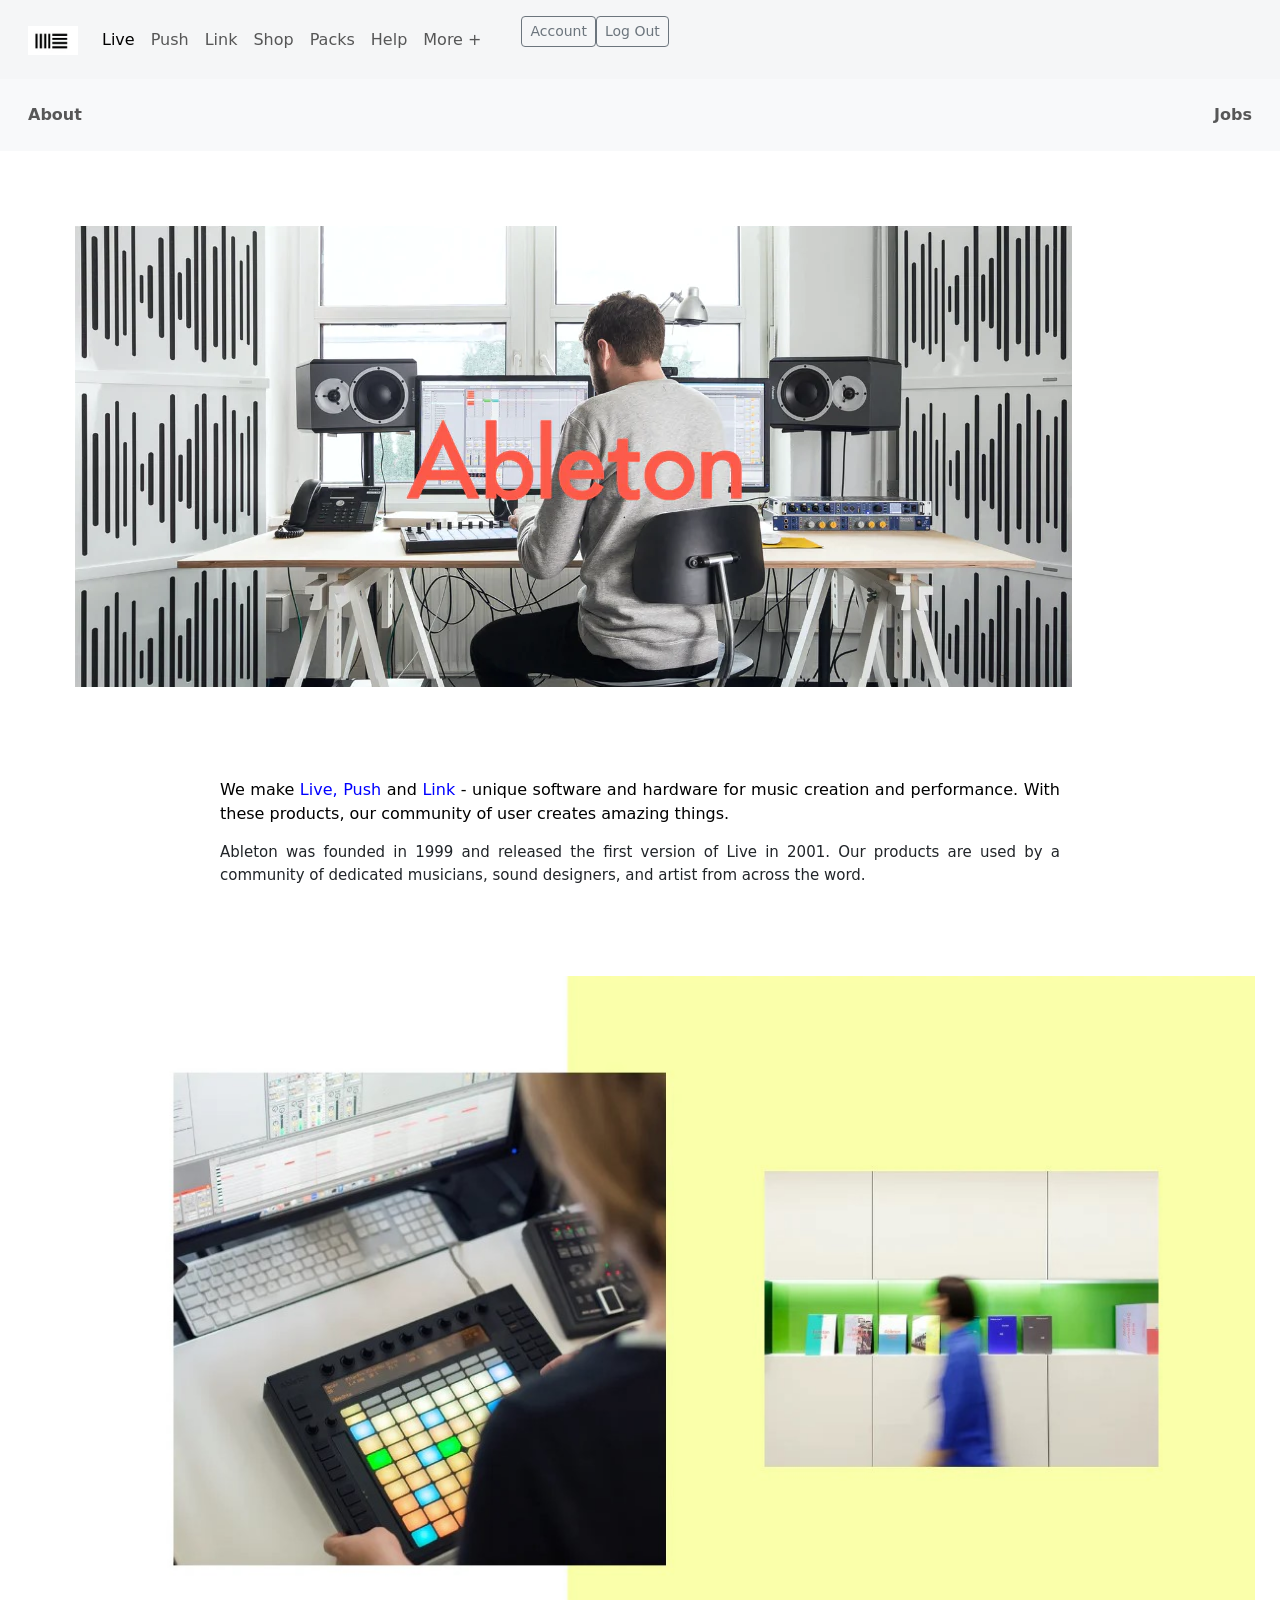
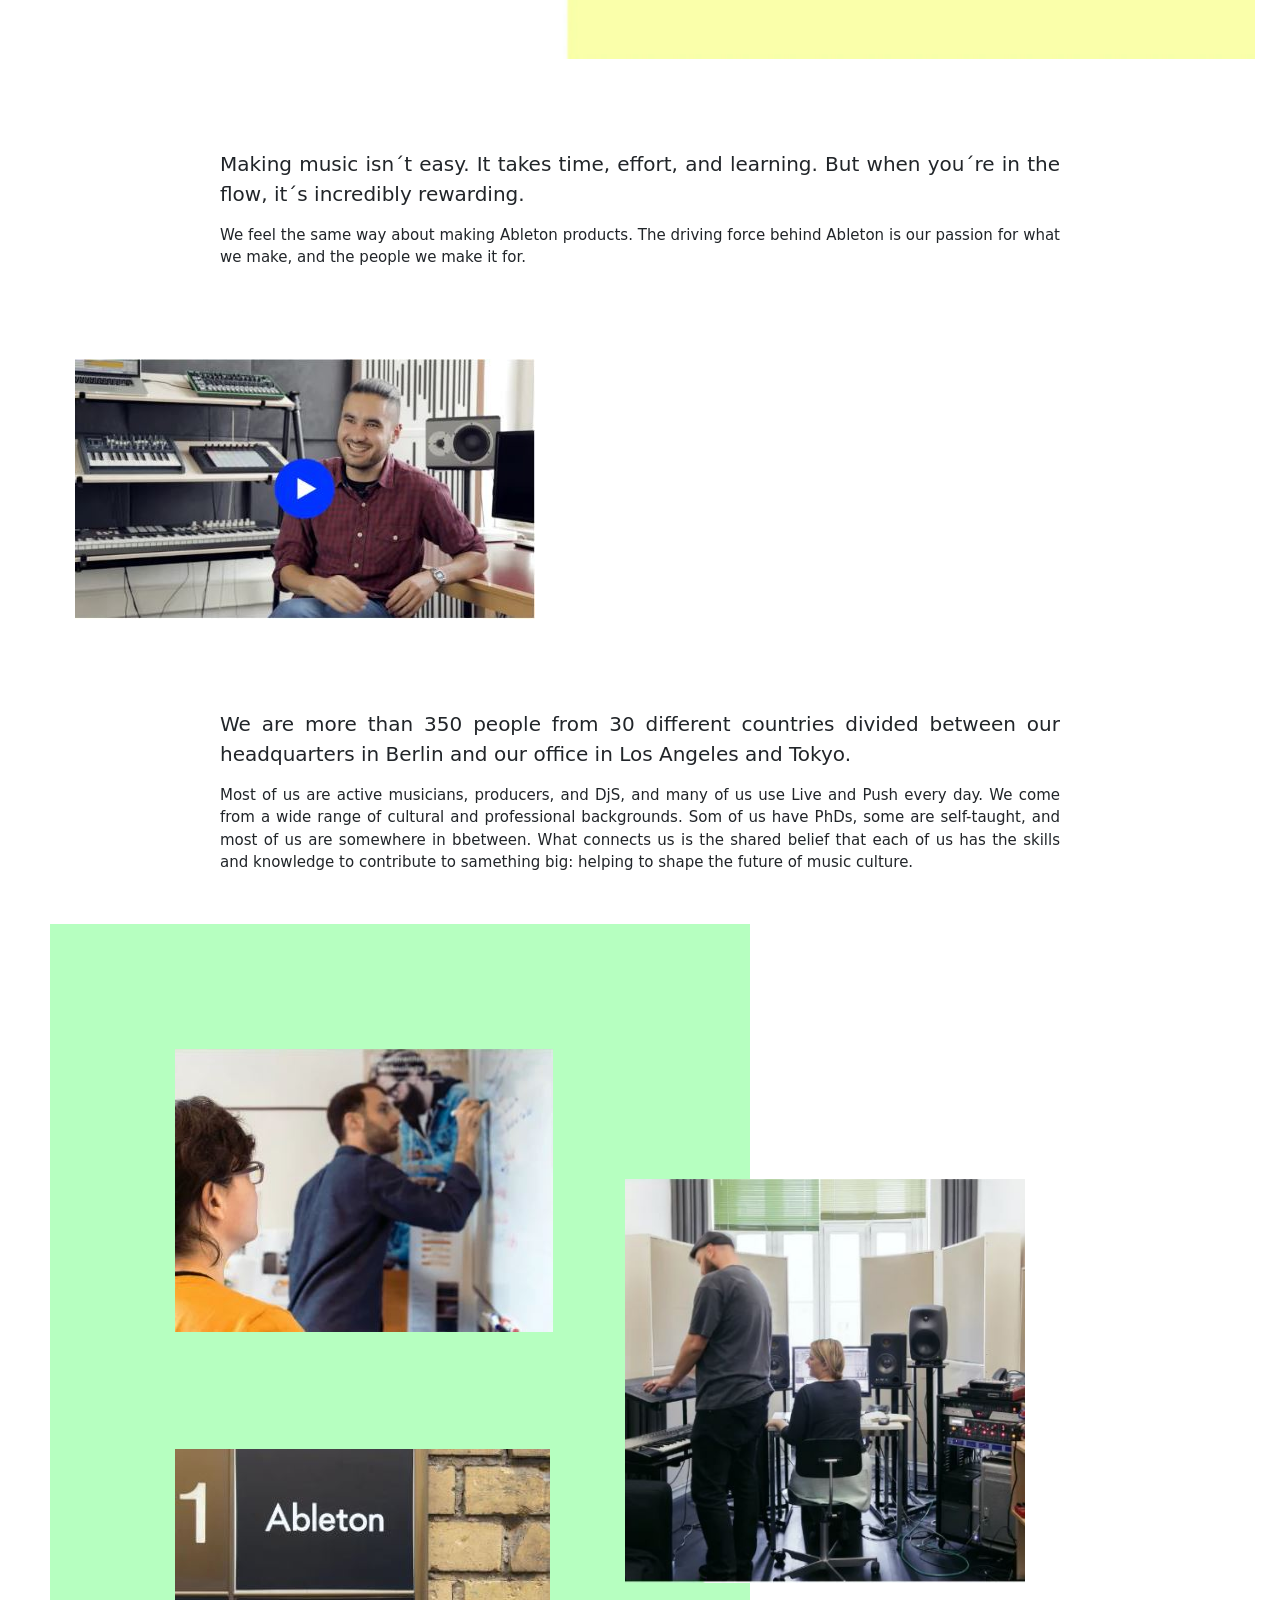
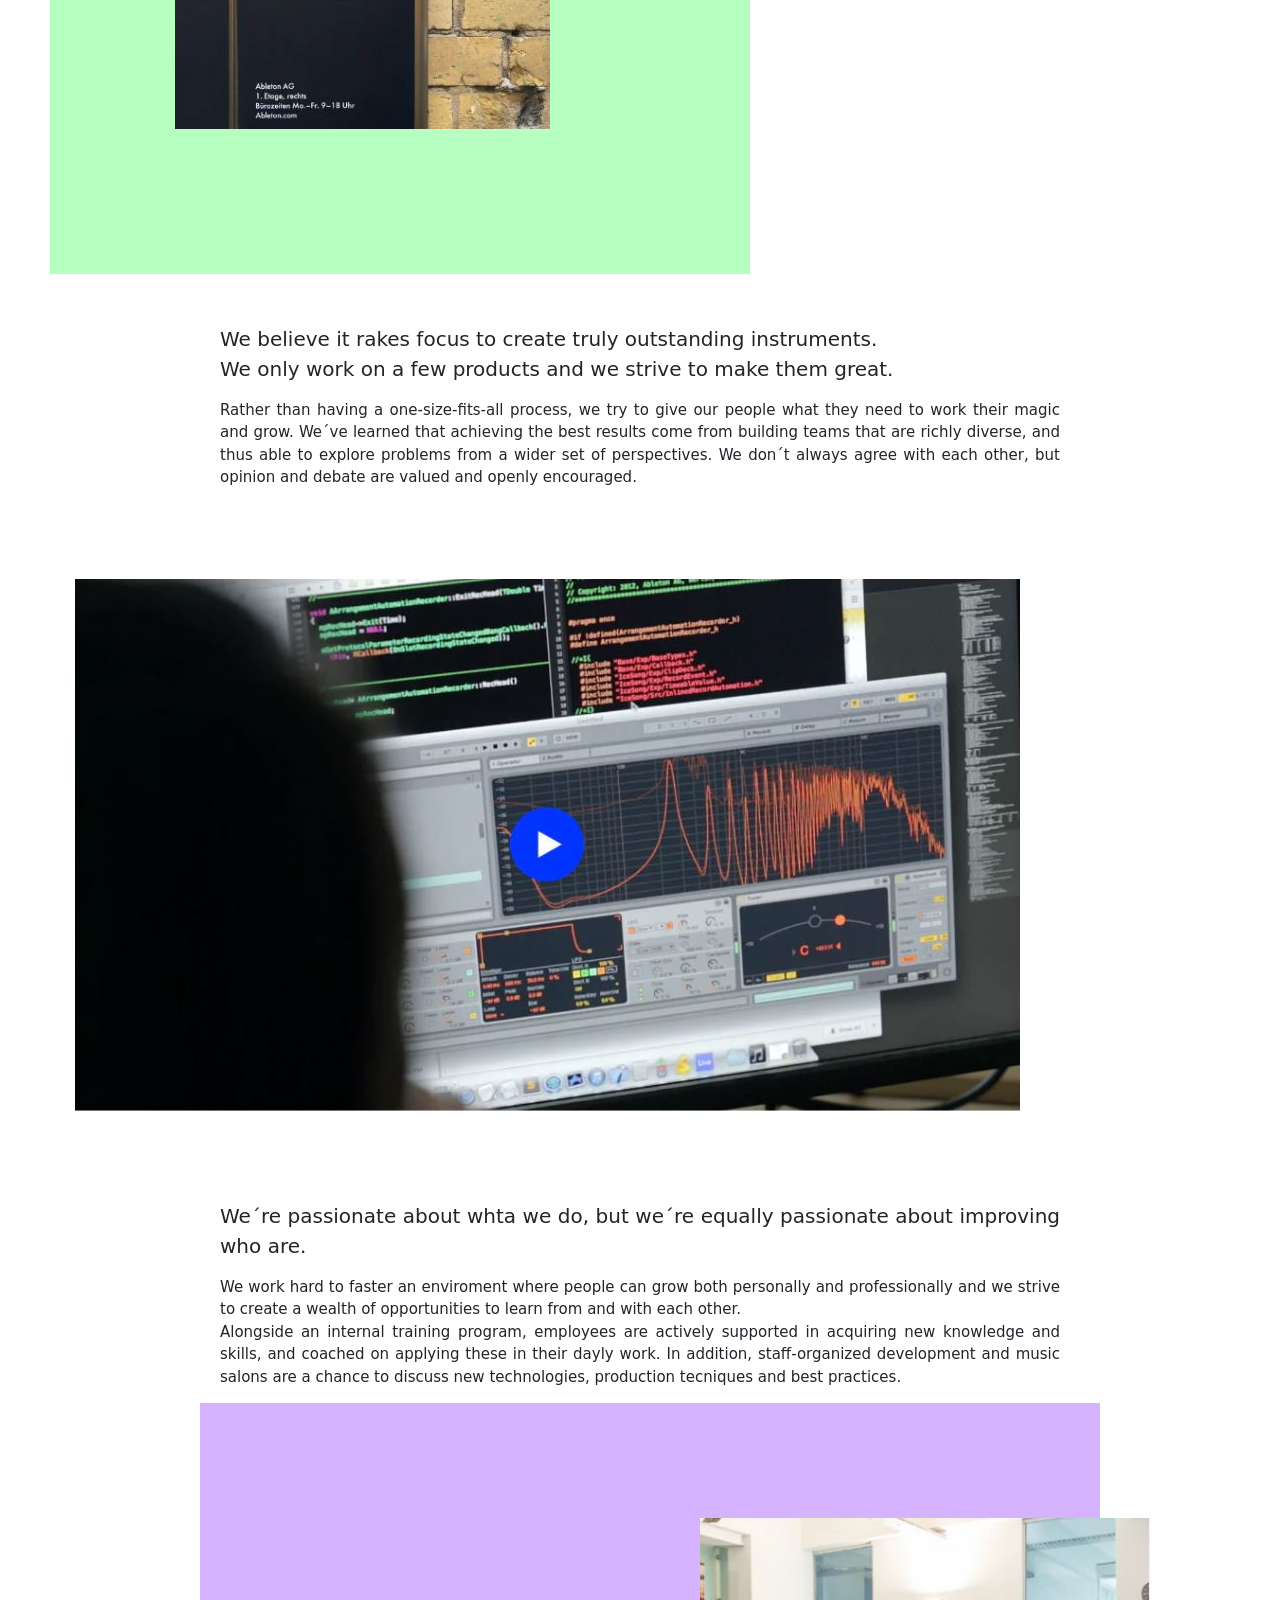
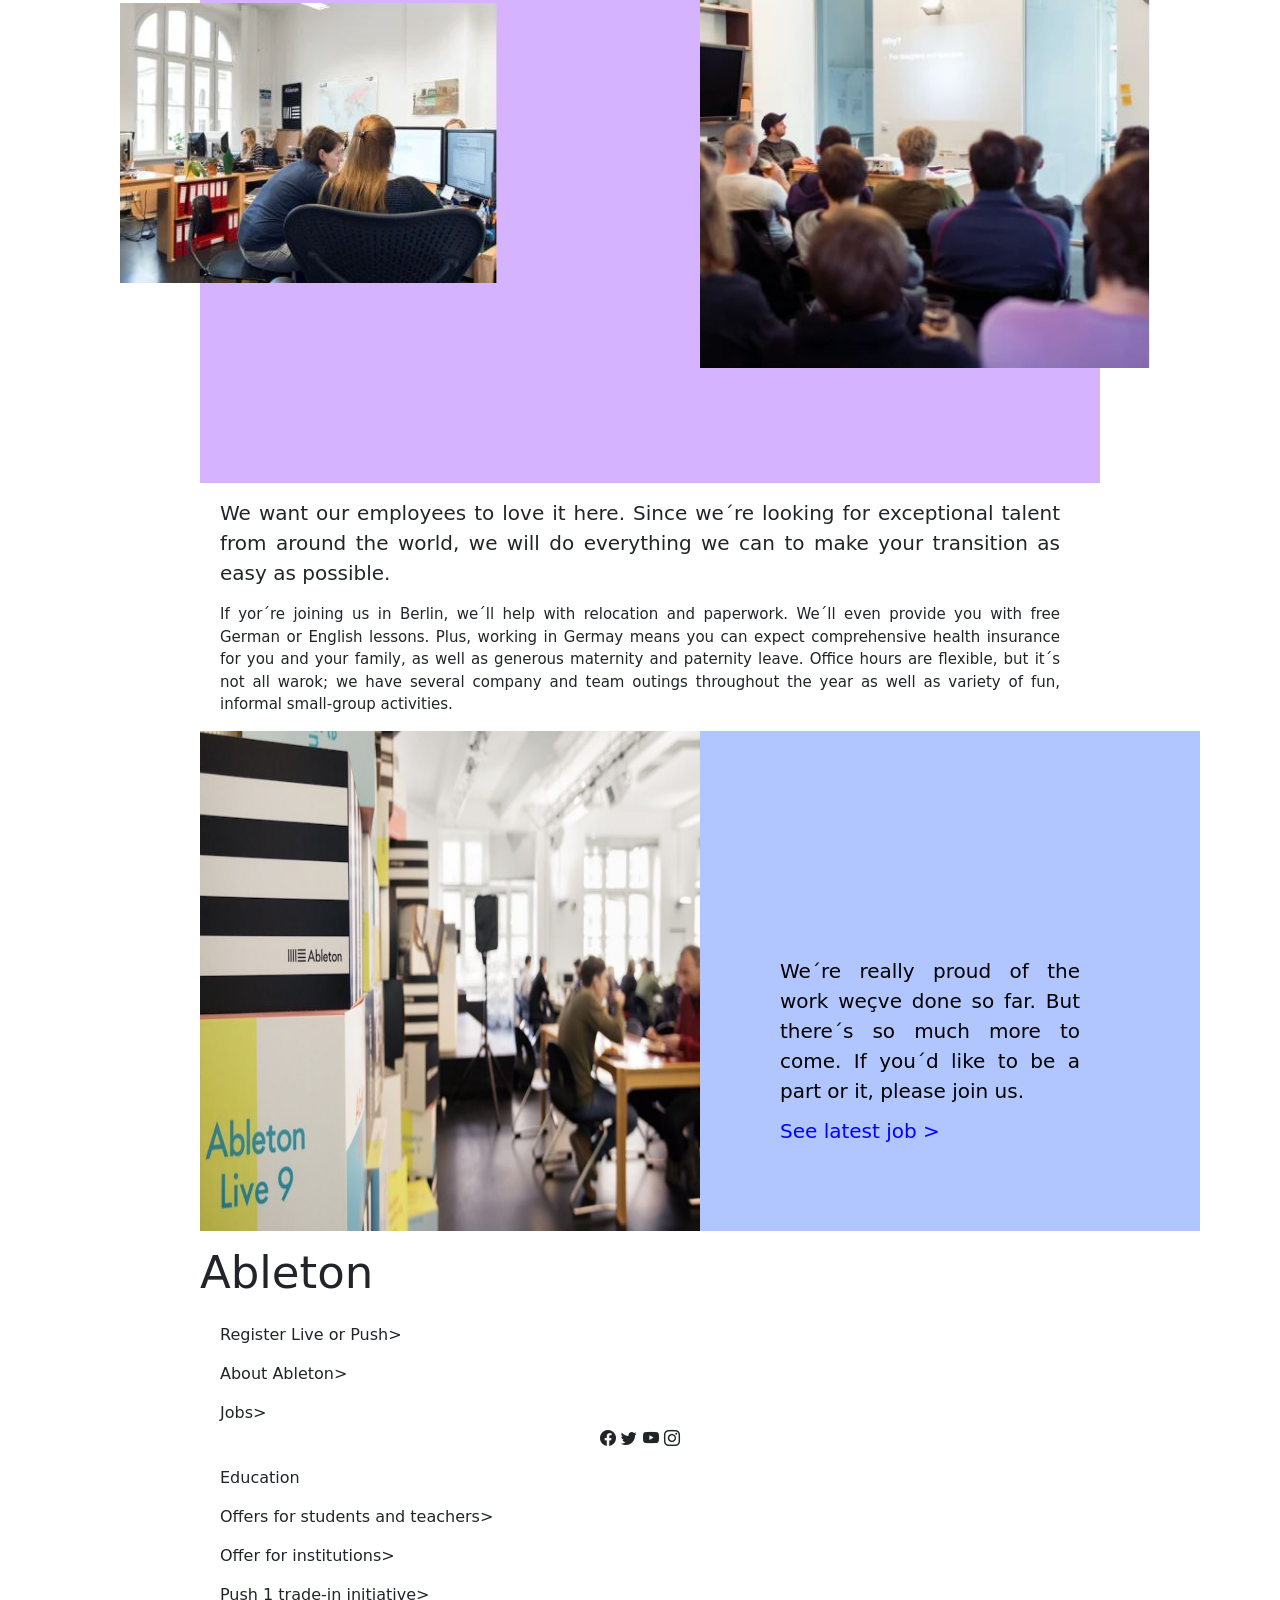
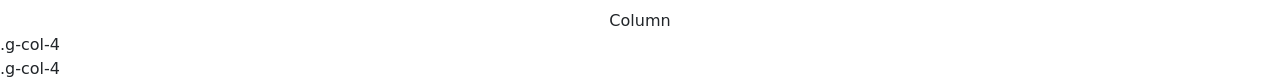
<file: FrontEnd practise/proyect1/indexgit.html>
<!DOCTYPE html>
<html lang="en">
<head>
    <meta charset="UTF-8">
    <meta http-equiv="X-UA-Compatible" content="IE=edge">
    <meta name="viewport" content="width=device-width, initial-scale=1">
    <title> Marisa Exposito | Desarrollo web Front-End</title>

<!--bootstrap-->
  <link href="https://cdn.jsdelivr.net/npm/bootstrap@5.3.0-alpha1/dist/css/bootstrap.min.css" rel="stylesheet" integrity="sha384-GLhlTQ8iRABdZLl6O3oVMWSktQOp6b7In1Zl3/Jr59b6EGGoI1aFkw7cmDA6j6gD" crossorigin="anonymous">
  <!--CSS-->
  <link href="style.css" rel="stylesheet">
<!--Google fonts-->
  <link rel="preconnect" href="https://fonts.googleapis.com">
  <link rel="preconnect" href="https://fonts.gstatic.com" crossorigin>
  <link href="https://fonts.googleapis.com/css2?family=Rubik+Dirt&family=Share+Tech+Mono&display=swap" rel="stylesheet">
<!--Iconos de bootstrap-->
<link rel="stylesheet" href="https://cdn.jsdelivr.net/npm/bootstrap-icons@1.10.3/font/bootstrap-icons.css">
</head>


<body >
    <script>
        try {
          var html, inner, outer, width, widthNoScroll, widthWithScroll;
      
          outer = document.createElement('div');
      
          outer.style.visibility = 'hidden';
          outer.style.width = '100px';
          outer.style.msOverflowStyle = 'scrollbar';
      
          document.body.appendChild(outer);
      
          widthNoScroll = outer.offsetWidth;
      
          outer.style.overflow = 'scroll';
      
          inner = document.createElement("div");
          inner.style.width = '100%';
      
          outer.appendChild(inner);
      
          widthWithScroll = inner.offsetWidth;
      
          outer.parentNode.removeChild(outer);
      
          width = widthNoScroll - widthWithScroll;
      
          html = document.getElementsByTagName('html')[0];
          html.className = html.className + ' scrollbar-width-' + width;
        }
        catch (exception) {}
      </script>
 <!--barra de navegacion-->   
    <nav class="navbar navbar-expand-md navbar-light">
        <div class="container-fluid">
            <button class="navbar-toggler" type="button" data-bs-toggle="collapse" data-bs-target="#navbar-toggler" aria-controls="navbarTogglerDemo01" aria-expanded="false" aria-label="Toggler navigation">
                <span class="navbar-toggler-icon"></span>
              </button>
          
          <div class="collapse navbar-collapse" id="navbar-toggler">
            <a class="navbar-brand" href="#">
              <img src="img/logo.PNG" width="50" alt="logo mi web">
            </a>
            <ul class="navbar-nav d-flex justify-content-center align-items-center">
             
              <li class="nav-item">
                <a class="nav-link active" aria-current="page" href="#Live">Live</a>
              </li>
              <li class="nav-item">
                <a class="nav-link"href="#Push">Push</a>
              </li>
              <li class="nav-item">
                <a class="nav-link"href="#Link">Link</a>
              </li>
              <li class="nav-item">
                <a class="nav-link"href="#Shop">Shop</a>
              </li>
              <li class="nav-item">
                <a class="nav-link"href="#Packs">Packs</a>
              </li>
              <li class="nav-item">
                <a class="nav-link"href="#Help">Help</a>
              </li>
              <li class="nav-item">
                <a class="nav-link"href="#more">More +</a>
              </li>
            </ul>

            <!--<button type="button" class="btn btn-primary btn-sm">Account</button>
            <button type="button" class="btn btn-secondary btn-sm">Log out</button>
            -->
          <ul class="logIn d-flex justify-content-right align-items-center">
             
                <button class="btn btn-sm btn-outline-secondary" type="button">Account</button>
                <button class="btn btn-sm btn-outline-secondary" type="button">Log Out</button>
            </ul>
            </div>
        </div>
      </nav>
    <nav class="navbar bg-body-tertiary">
            <div class="container-fluid">
              <span class="navbar-text">About</span>
              <span class="navbar-text">Jobs</span>
            </div>
          </nav>
   
    <img class= "Ableton img-fluid justify-content-center" src="img/Ableton1.jpg" alt="imagenWeb">

       <!-- <p class ="seccion1"> -->
    <p style="color:black">We make <span style="color:blue">Live, Push </span> and <span style="color:blue">
            Link</span> - unique software and hardware for music creation and performance. With these products, our community of user creates amazing things. </p>
        <p class="seccion2">Ableton was founded in 1999 and released the first version of Live in 2001. Our products are used by a community of dedicated musicians, sound designers, and artist from across the word.</p>
        
       
    <img class= "Ableton img-fluid justify-content-center" src="img/Ableton2.jpg" alt="imagenWeb">
     
    <p class="seccion3">Making music isn´t easy. It takes time, effort, and learning. But when you´re in the flow, it´s incredibly rewarding.</p>
    <p class="seccion2">We feel the same way about making Ableton products. The driving force behind Ableton is our passion for what we make, and the people we make it for.</p>

    <img class= "Ableton img-fluid justify-content-center" src="img/Ableton3.jpg" alt="imagenWeb">

    <p class="seccion3">We are more than 350 people from 30 different countries divided between our headquarters in Berlin and our office in Los Angeles and Tokyo.</p>
    <p class="seccion2">Most of us are active musicians, producers, and DjS, and many of us use Live and Push every day. We come from a wide range of cultural and professional backgrounds. Som of us have PhDs, some are self-taught, and most of us are somewhere in bbetween. What connects us is the shared belief that each of us has the skills and knowledge to contribute to samething big: helping to shape the future of music culture.</p>            

     <!--imagenes superpuestas con collage tres imagenes-->  
   
        <div class="container-green d-flex justify-content-start">
            <div class="cola">
                <img class= "Ableton img-fluid justify-content-center" src="img/Ableton4.jpg" alt="imagenWeb">
            </div>
            <div class="colb">
                <img class= "Ableton img-fluid justify-content-center" src="img/Ableton5.jpe" alt="imagenWeb">
            </div>
            <div class="colc">
            <img class="Ableton img-fluid justify-content-right" src="img/Ableton6.JPG" alt="imagenWeb">
            </div>
          
        </div>   
        <p class="seccion3">We believe it rakes focus to create truly outstanding instruments. <br>
        We only work on a few products and we strive to make them great.</p>
        <p class="seccion2">Rather than having a one-size-fits-all process, we try to give our people what they need to work their magic and grow. We´ve learned that achieving the best results come from building teams that are richly diverse, and thus able to explore problems from a wider set of perspectives. We don´t always agree with each other, but opinion and debate are valued and openly encouraged.</p>            
          
        <div>
            <img class= "Ableton img-fluid justify-content-center" src="img/Ableton7.jpg" alt="imagenWeb">
            <p class="seccion3">We´re passionate about whta we do, but we´re equally passionate about improving who are.</p>
            <p class="seccion2">We work hard to faster an enviroment where people can grow both personally and professionally and we strive to create a wealth of opportunities to learn from and with each other.<br>
                Alongside an internal training program, employees are actively supported in acquiring new knowledge and skills, and coached on applying these in their dayly work. In addition, staff-organized development and music salons are a chance to discuss new technologies, production tecniques and best practices.</p>            
        </div>


        <div class="container-purple ">
                <img class= "Ableton88" src="img/Ableton8.jpg" alt="imagenWeb">
                <img class= "Ableton89" src="img/Ableton9.jpg" alt="imagenWeb">
        </div>

                <p class="seccion3">We want our employees to love it here. Since we´re looking for exceptional talent from around the world, we will do everything we can to make your transition as easy as possible.</p>
                <p class="seccion2">If yor´re joining us in Berlin, we´ll help with relocation and paperwork. We´ll even provide you with free German or English lessons. Plus, working in Germay means you can expect comprehensive health insurance for you and your family, as well as generous maternity and paternity leave. Office hours are flexible, but it´s not all warok; we have several company and team outings throughout the year as well as variety of fun, informal small-group activities.</p>            
       
    </div>
        
        <div class= "container-blue img-fluid justify-content-start " >
            <img class= "Ableton90" src="img/Ableton10.jpg" alt="imagenWeb">
        <div class="texto">
            <p class="seccion3-black">We´re really proud of the work weçve done so far. But there´s so much more to come. If you´d like to be a part or it, please join us.</p>
          
          <p class="seccion3-blue">See latest job > </p>
           <!--   <button type="button" class="btn btn-light">See latest job</button>-->
        </div>
        </div>
    

<footer>
    <h1>Ableton</h1>

    <div class="container-footer-fluid text-center">
        <div class="row align-items-start">
          <div class="colA  ">
            <p class ="footerA">Register Live or Push></p>
            <p class ="footerA">About Ableton></p>
            <p class ="footerA">Jobs></p>
            <i class="bi bi-facebook"></i>
            <i class="bi bi-twitter"></i>
            <i class="bi bi-youtube"></i>
            <i class="bi bi-instagram"></i>   
          </div>
          <div class="colB">
            <p class ="footerA">Education</p>
            <p class ="footerA">Offers for students and teachers></p>
            <p class ="footerA">Offer for institutions></p>
            <p class ="footerA">Push 1 trade-in initiative></p>
          </div>
          <div class="colC">
            Column
          </div>
        </div>
      </div>



   <!-- <div class="grid text-center">
        <div class="g-col-4"></div>
        <div class="g-col-4"></div>
        <div class="g-col-4"></div>
      </div>
      <div class="grid text-center">
        <div class="g-col-4">
            <div class="container-footer">
                <p class ="footerA">Register Live or Push></p>
                <p class ="footerA">About Ableton></p>
                <p class ="footerA">Jobs></p>
                <i class="bi bi-facebook"></i>
                <i class="bi bi-twitter"></i>
                <i class="bi bi-youtube"></i>
                <i class="bi bi-instagram"></i>   
         <!--   <div class="iconos">
            <box-icon type='logo' name='facebook-circle'></box-icon>
            <box-icon type='logo' name='twitter'></box-icon>
            <box-icon type='logo' name='youtube'></box-icon>
            <box-icon type='logo' name='instagram'></box-icon> 
        </div>  -->
        </div>
            </div>
        <div class="g-col-4">.g-col-4</div>
        <div class="g-col-4">.g-col-4</div>
      </div>








</footer>
</body>

</html>
</file>
<file: FrontEnd practise/proyect1/style.css>
.navbar {
    padding: 1rem;
    background-color: #f5f6f7
  
}
/*Segunda barra de navegacion About y Jobs */
.navbar-text {
    font-weight: bold;
    align-items: flex-start;
}
.container-fluid{
    align-items: left;
    justify-content: space-between;
}
/*estilos generales*/
#navbar-toogler {
    display:flex;
    flex-direction: column;
    justify-content: center;
    align-items: center;
    font-weight: bold;
}

.Ableton{
    max-width: 100%;
    height: auto;
    padding: 50px;
    margin: 25px;
 }

p{
    margin: 15px 220px 2px 220px;
    text-align: justify;
    justify-content: center;
    font-size: 16px
}
.seccion2{
    margin: 15px 220px 15px 220px;
    text-align: justify;
    justify-content: center;
    font-size: 15px;
}
.seccion3{
    margin: 15px 220px 2px 220px;
    text-align: justify;
    justify-content: center;
    font-size: 20px;
}

/*collage tres imagenes*/
.container-green{
    position:relative;
    background-color:#b6ffc0;
    height: 950px;
    width: 700px;
    margin: 50px;
}
.container-purple{
    display: flex;
    align-items: center;
    position:relative;
    background-color:#d5b3ff;
    height: 680px;
    width: 900px;
    margin:  15px 200px 15px 200px;
    padding: 100px;
}
.container-blue{
    display: flex;
    align-items: center;
    position:relative;
    background-color:#b1c5ff;
    height:500px;
    width: 1000px;
    margin:  15px 200px 15px 200px;
    padding: 100px;
}
.container-blue .texto{
    text-justify: auto;
    margin:100px;
}
.cola{
    position: absolute;
    margin-left: 50px;
    margin-top: 50px;
}
.colb{
    position: absolute;
    margin-left: 50px;
    margin-top: 450px;
}
.colc{
    position: absolute;
    margin-top: 180px;
    margin-left: 500px;
    height: 650px;
    width: 500px;
}

.Ableton88 {
    margin-left: -180px;
}

.Ableton89{
     position: absolute;
     margin-left: 400px;
     height: 450px;
     width: 450px;
}
.Ableton90{
    margin-left: -100px;
    height: 500px;
    width: 500px;
}
.seccion3-black{
    text-align: justify;
    color: black;
    width: 300px;
    height:300px;
    font-size: 20px;
    margin: 150px 10px 10px -20px;
}
.seccion3-blue{
    width: 200px;
    color: blue;
    font-size: 20px;
    margin: 0px 10px 10px -20px;
    margin-top: -150px;
    }

.container-footer{
    border: orange solid 3px;
    display: flex;
    padding:60px;
}

.container-footer .footerA{
    display: flex;
    border: blue solid 3px;
    font-size: 25px;
    margin: 50px;
    padding: 5px;
}
.footer {
    display: flex;
    border: 5px solid blue;
    height: 200px;
    margin: 50px;

}
td{
    width: 33%;
}
th{
    text-align: left; 
}

h1{
   font-size:45px;
   text-align: left;
   margin-left: 200px;
}

.footer-tittle{
    margin:10px;
    padding: 20px;
    display: flex;
    height: 60px;
   
    background-color: black;
    font-size: medium;
    color:white;
    text-align: left;
    font-style: italic;
 
}
#navbarNav{

    margin:10px;
    padding: 20px;
    height: 100px;
    font-size: medium;
    display: flex;
    background-color: rgb(201, 133, 133);
    color: black;
    align-items: left;
    justify-content: space-between;
}
.nav-item2 {
  align-items: flex-end;

}


/*Adaptable (responive)*/
@media screen and (767px) {
    .navbar-brand{
        display:none;
    }

@media screen and (min-width: 700px){
    .hero-inferior-imagen{
        max-width: 600px;
        }
    }
}
@media screen and (max-width:400px){
    .overlay i{
        font-size: 40px;
    }
}
</file>
<file: aprendiendo bootstrap/bootstrap 5 tutorial/bootstrap learning/style.css>
/*barra de navegacion*/
.navbar {
    padding: 2rem;
    background-color: #f5f6f7;
}
.navbar-collapse {
    align-items: center;
    justify-content: space-between;

}
/*estilos generales*/
section {
    display:flex;
    flex-direction: column;
    justify-content: center;
    align-items: center;
    
    
}
h1 {
    font-size: 2.5rem;
    font-family: 'Rubik Dirt', cursive;
} 

.seccion-oscura{
    background-color: black;
    color: white;
}
.section-oscura{
    background-color: black;
    color: white;
}
.section-clara{
    color:black;
    background-color: white;
}

.seccion-titulo{
    font-size: 2rem;
    padding: 15px;
    font-family: 'Rubik Dirt', cursive;
}
.seccion-descripcion{
    font-size: 1.2rem;
    color: #584;
}
.section-texto{
    font-size: 1.2rem;

}
.btn-info{
    font-size: 1.1 rem;
    margin: 20px;

}

.texto-negro{
    color:black;

}
.texto-blanco{
    color:white;
}





/*section hero*/
.hero {
    background-color: #f5f6f7;
    min-height: 450px;
    text-align: center;

}
.hero-principal {
   
    padding: 3rem;
}
.hero-image-perfil {
    width: 200px;
    height: 200px;
    border-radius: 50%;
    margin: 20px;
}
.hero-principal h2{
    font-size: 1.5rem;
    color: gray;

}
/*sobre mi*/
.sobre-mi{
    height: 500px;
    padding: 10px;
}
.sobre-mi .contenedor{
  
    background-color: black;
    color: white;
    text-align: center;
    padding: 40px 30px;

}


.hero-inferior-imagen{
    display: flex;
    height: 250px;
    
   
}
.logoApp-container .imagenes {

height: 25px;
padding: 15px;
border: 3px solid red;


}
.html{
    height: 100px;
    padding: 15px;
    border: 3px solid red;
}
.css{
    height: 100px;
    padding: 15px;
    border: 3px solid red;

}
.javascript{
    height: 100px;
    padding: 15px;
    border: 3px solid red;
}
.bootstrap{
    height: 100px;
    padding: 15px;
    border: 3px solid red;

}
/*experiencia*/
.experiencia{
    padding: 40px 40px 60px 40px;

}
.experiencia .columna {
    padding: 20px;
    border: 2px solid #2020204d;
    display: flex;
    flex-direction: column;
    align-items: center;
    justify-content: space-evenly;
    transition: all 0.2s ease-in;
}
.experiencia .columna:hover{
    color:white;
    background-color: black;

}


.experiencia i{
    font-size: 2.5rem;
    color: #7ade30;
    background-color: #0a0a23;
    padding: 8px 19px;
    border-radius: 50%;
}

.experiencia-titulo{
font-size: 25px;
font-weight: bold;
margin: 10px 0px 0px;

}
.badges-contenedor{
    font-size: 20px;
    font-weight: bold;
    margin:10px 0;
}
.badges{
    margin:5px;

}
/*proyectos*/
.proyectos-recientes{
    padding: 40px;

}
.proyectos-recientes img{
    height: 100%;
    width:100%;
    padding: 10px;
    border-radius: 10px;
    display: block;
    transition: all 0.2s ease;
}
.proyectos-contenedor{
    padding-top: 60px;
    margin-bottom: 40px;
}
.overlay{
    transition: all 0.2s ease;
    opacity: 0;
    top: 50%;
    left:50%;
    transform: translate(-50%, -50%);
    text-align: center;
}

.overlay p{
    font-size: 25px;
    font-weight: bold;
    margin-bottom: 0;
}
.proyecto{
    position: relative;
}
.proyecto:hover img{
    opacity:0.2;
}
.overlay:hover .overlay{
    opacity: 1;

}

.overlay .iconos-contenedor{
    display: flex;
}
.overlay i{
    color: black;
    font-size: 60px;
    margin:10px;
}

/*articulos*/
.articulos{
    min-height: 500px;
    padding: 30px;
}
.articulos .card{
    width: 80%;
    max-width: 600px;
    margin: 20px;
}
.card-header{
    font-weight: bold;
}

/*testimonios*/
.testimonios{
    padding: 40px 40px 80px 40px;
    }
.testimonios .carousel{
    max-width: 800px;
}
.carousel-item{
    height: 500px;


}
.carousel-item .container{
width:  100%;
height: 100%;
display: flex;
flex-direction: column;
align-items: center;
justify-content: center;

}
.testimonio-imagen{
    height: 150px;
    width: 150px;
    margin: 10px 10px 20px 10px;
}
.testimonio-texto{
    max-width: 70%;
    font-size: 20px;
    text-align: center;
    font-family: 'Share Tech Mono', monospace;
}
.testimonio-info{
    font-weight: bold;
    text-align:center ;
    }
.testimonio-info p{
    margin-bottom: 0;
}
.testimonio-footer .cliente{
    font-size: 1.2rem;
}
.testimonio-info .cargo{
    font-size: 0.9rem;
    color:  #656060;
}

/*contacto*/
.contacto .container{
    max-width: 1100px;
    min-height: 200px;
    padding: 20px;
}
.contacto .rectangulo{
    margin-top: -5rem;
    background-color: rgb(13, 110, 253);
    border-radius: 10px;
    box-shadow: 0px 1px 4px 1px white; 
}
.contacto .row{
    width: 100%;
    display: flex;
    align-items: center;
}

.contacto .descripcion{
    color: white;
    font-size: 1.2rem;
}
.contacto button{
    color: white;
    font-weight: bold;
    background-color: transparent;
    border: 2px solid white;
    padding: 1.25em 2em;
    margin:10px;
    transition: all 0.2s ease-in-out;
}
.contacto button:hover{
    background-color: white;
    color: black;
}
.contacto button i{
    color: white;
    font-size: 1.3rem;
    transition: all 0.2s ease-in-out;
}
.contacto button:hover i{
    color: black;
}

/*footer*/
footer{
    min-height: 500px;

}

.footer-logo{

    height:auto;
    width: auto;
    margin: 10px;
}
.footer-texto {
    font-size: 1.5rem;
    padding: 20px;
    margin-bottom: 30px;
    font-family: 'quicksand', sans-serif;*/
}

.iconos-redes-sociales a{
    width: 50px;
    height: 50x;
    display: flex;
    align-items: center;
    justify-content: center;
    padding: 2px;
    margin: 10px;
    border: 2px solid white;
    border-radius: 50%;
    transition: all 0.2s ease-in;
}
.iconos-redes-sociales i{
    color:white;
    font-size: 1.5rem;
    transition: all 0.2s ease-in;
}
.iconos-redes-sociales a:hover{
background-color: white;
border: 2px solido rgb(13, 110, 253);

}
.iconos-redes-sociales a:hover i{
color: black;
}
.derechos de autor {
    font-size: 15px;
    color: grey;

}

/*Adaptable (responive)*/
@media screen and (767px) {
    .navbar-brand{
        display:none;
    }

@media screen and (min-width: 700px){
    .hero-inferior-imagen{
        max-width: 600px;
        }
    }
}
@media screen and (max-width:400px){
    .overlay i{
        font-size: 40px;
    }
}
</file>
